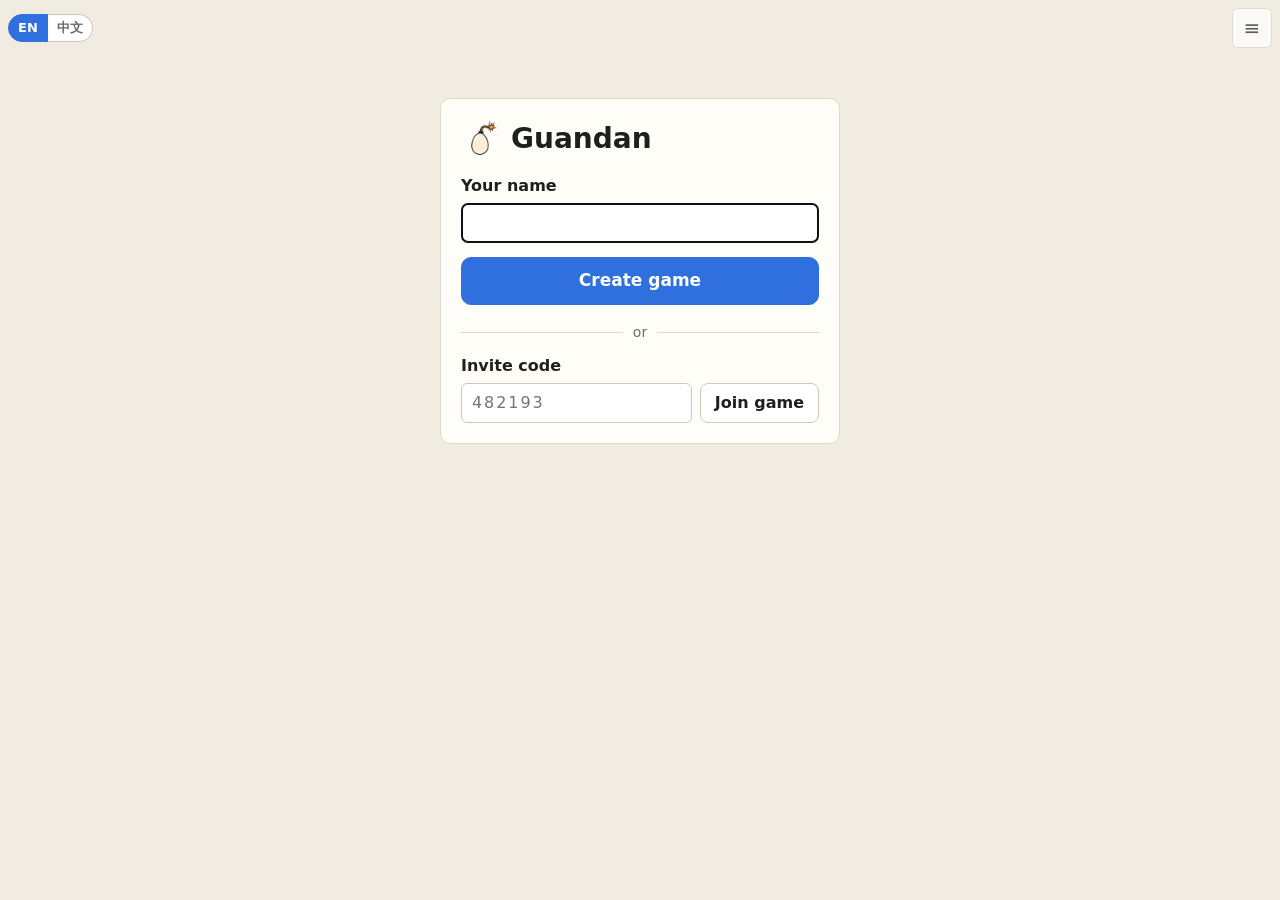
<file: client/index.html>
<!doctype html>
<html lang="en">
<head>
  <meta charset="utf-8">
  <meta name="viewport" content="width=device-width, initial-scale=1">
  <title>Guandan</title>
  <!-- Tab and home-screen icon (a 192×192 copy of assets/guandan-full.png). -->
  <link rel="icon" type="image/png" href="assets/guandan.png">
  <link rel="apple-touch-icon" href="assets/guandan.png">
  <link rel="stylesheet" href="style.css">
  <script type="module" src="js/main.js"></script>
</head>
<body>
  <div id="app"></div>
</body>
</html>
</file>
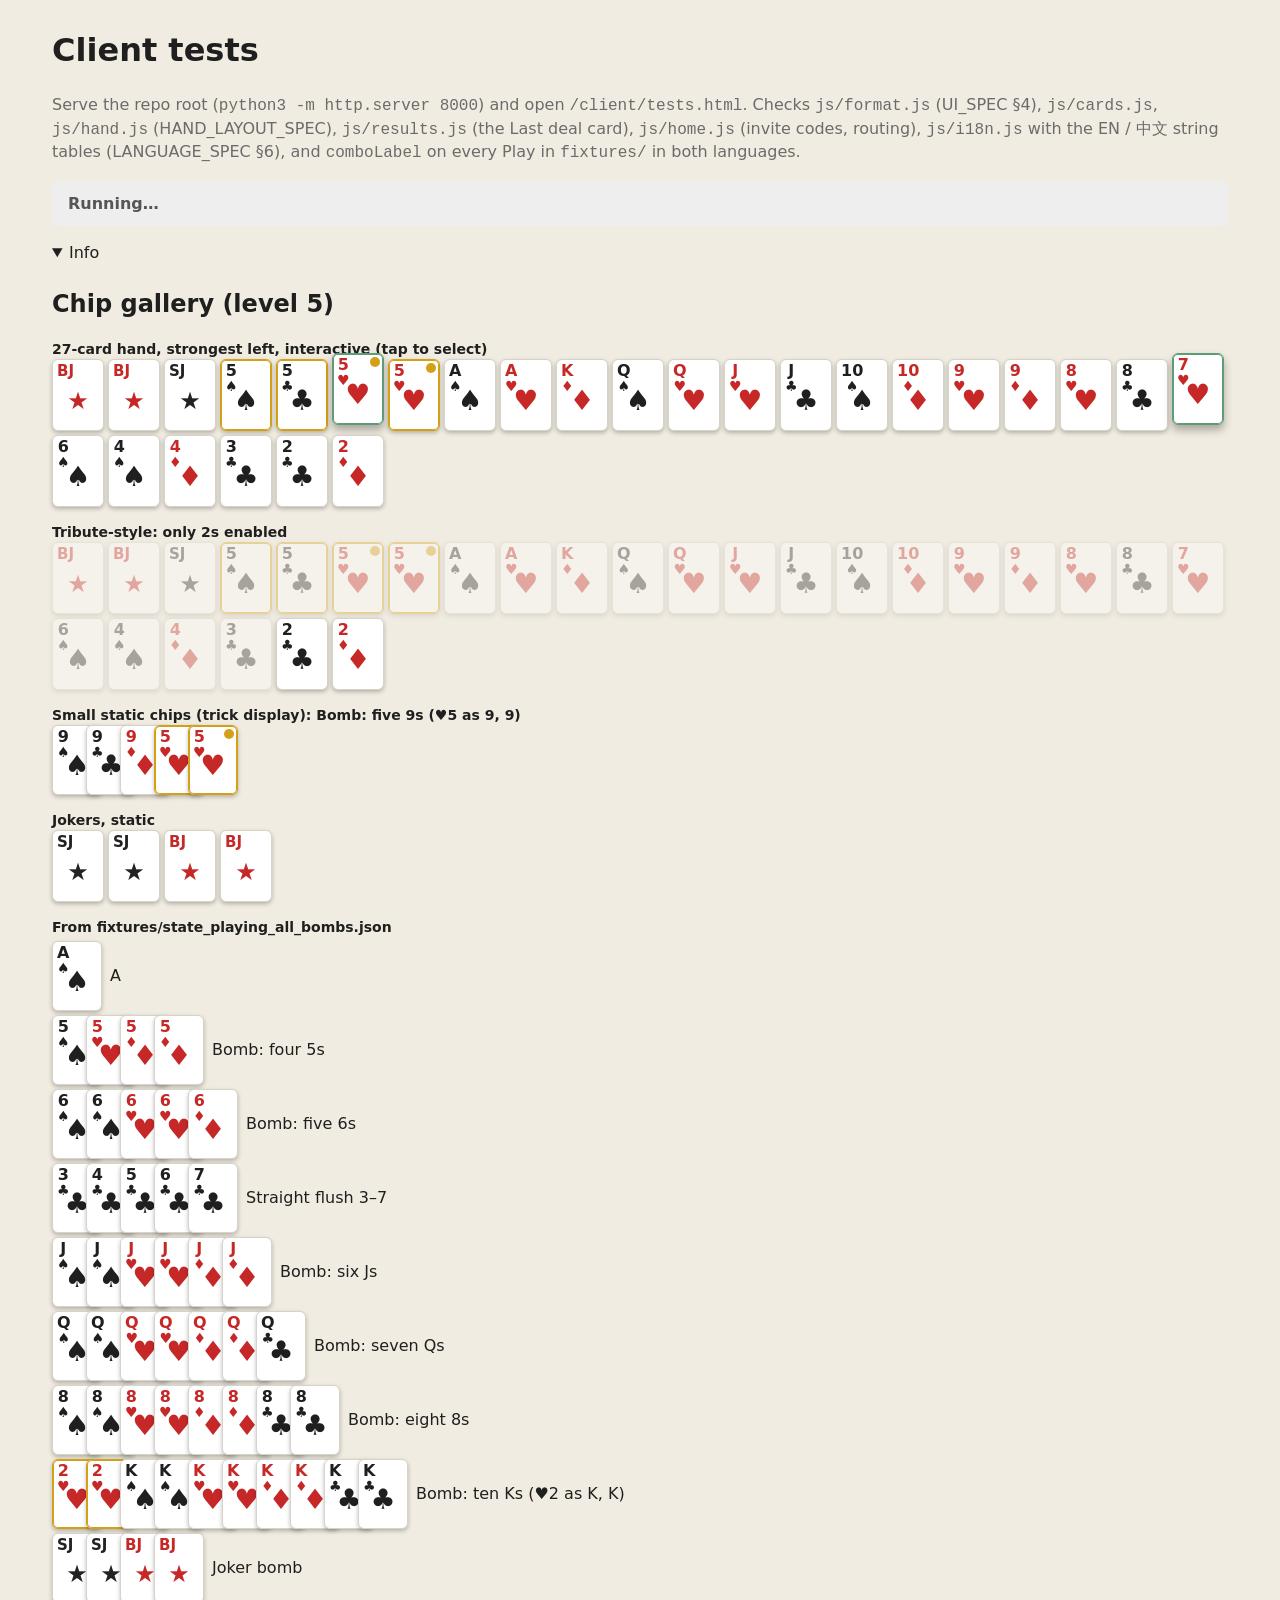
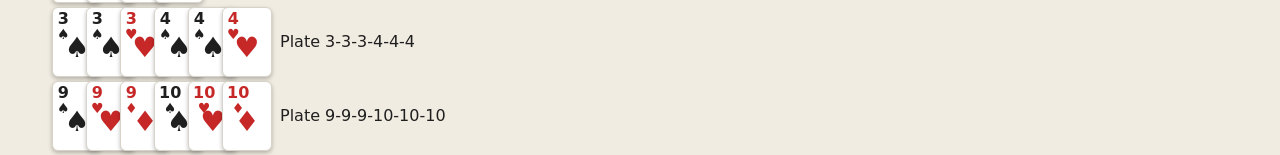
<file: client/tests.html>
<!doctype html>
<html lang="en">
<head>
  <meta charset="utf-8">
  <meta name="viewport" content="width=device-width, initial-scale=1">
  <title>Guandan client tests</title>
  <link rel="stylesheet" href="style.css">
  <style>
    /* tests.html only — not part of the client. */
    #summary { padding: 12px 16px; border-radius: 6px; font-weight: 700; margin-bottom: 12px; }
    #summary.pass { background: #d9f2dc; color: #1b5e20; }
    #summary.fail { background: #fbdada; color: #8e1b1b; }
    #summary.running { background: #eee; color: #555; }
    #failures li { color: #8e1b1b; margin-bottom: 4px; white-space: pre-wrap; word-break: break-word; }
    #info { color: #555; font-size: 13px; }
    #info li { white-space: pre-wrap; word-break: break-word; }
    section.gallery { margin-top: 24px; }
    section.gallery h3 { margin: 16px 0 0; font-size: 14px; }
  </style>
</head>
<body>
<div id="app">
  <h1>Client tests</h1>
  <p class="muted">Serve the repo root (<code>python3 -m http.server 8000</code>) and open
    <code>/client/tests.html</code>. Checks <code>js/format.js</code> (UI_SPEC §4),
    <code>js/cards.js</code>, <code>js/hand.js</code> (HAND_LAYOUT_SPEC), <code>js/results.js</code> (the Last deal card), <code>js/home.js</code> (invite codes, routing), <code>js/i18n.js</code> with the EN / 中文 string tables (LANGUAGE_SPEC §6), and <code>comboLabel</code> on every Play in <code>fixtures/</code> in both languages.</p>
  <div id="summary" class="running">Running…</div>
  <ol id="failures"></ol>
  <details open><summary>Info</summary><ul id="info"></ul></details>
  <section class="gallery" id="gallery"><h2>Chip gallery (level 5)</h2></section>
</div>

<script type="module">
import {
  rankLabel, cardLabel, comboLabel, comboOnlyLabel, dealStartLine, returnsLine, nextActiveSeat, seatName,
  sortHand, sortOrder, isLevelCard, isWildcard, placeLabel, seatAt,
  teamName, seatDirection, cardCorner, teamRelative,
} from "./js/format.js";
import { initLang, getLang, setLang, langTag, t, list } from "./js/i18n.js";
import { EN } from "./js/strings_en.js";
import { ZH } from "./js/strings_zh.js";
import { cardChip, cardRow } from "./js/cards.js";
import {
  reconcileIds, buildLayout, dealKeyOf, groupToggle,
  groupSelected, ungroupSelected, resetGroups, onClassified, onNewState,
} from "./js/hand.js";
import { store } from "./js/store.js";
import { lastDealSummary } from "./js/results.js";
import { parseRoomCode, codeFromInput, routeFromPath, inviteLink, CODE_LENGTH } from "./js/home.js";

// Every fixture in fixtures/ (see fixtures/README.md). All are scanned for
// Plays and DealStarts; a missing file is reported as a failure — keep this
// list in sync when fixtures are added or renamed.
const FIXTURES = [
  "choose_reading",
  "classified",
  "client_classify",
  "client_choose_seat",
  "client_join",
  "client_join_reconnect",
  "client_pass",
  "client_pay_tribute",
  "client_play",
  "client_play_declared",
  "client_new_match",
  "client_reset_deal",
  "client_return_tribute",
  "client_set_ready",
  "client_take_back",
  "client_update_settings",
  "joined",
  "kicked",
  "rejected",
  "rejected_name_taken",
  "rejected_seats_locked",
  "state_lobby",
  "state_lobby_between_deals",
  "state_lobby_dropped_to_two",
  "state_lobby_match_won",
  "state_lobby_not_ready",
  "state_playing",
  "state_playing_all_bombs",
  "state_playing_anti_tribute",
  "state_playing_can_take_back",
  "state_playing_first_deal",
  "state_playing_lead_jiefeng",
  "state_playing_took_back",
  "state_playing_your_turn",
  "state_tribute",
  "state_tribute_pay",
  "state_tribute_waiting",
];
// Fixtures that must contain at least one Play (or declared combo).
const EXPECT_PLAYS = new Set([
  "choose_reading", "classified", "client_play_declared", "state_playing", "state_playing_all_bombs",
  "state_playing_first_deal", "state_playing_anti_tribute", "state_playing_lead_jiefeng",
  "state_playing_can_take_back", "state_playing_took_back",
  "state_lobby_between_deals", "state_lobby_dropped_to_two", "state_lobby_match_won",
]);
// Exact labels expected somewhere in a fixture (spot checks against real data).
const EXPECT_LABELS = {
  choose_reading: ["Full house, 9s", "Bomb: five 9s (wildcard as 9, 9)"],
  state_playing: ["Pair of 9s"],
  state_playing_all_bombs: [
    "Bomb: four 5s",
    "Straight flush",           // prefix match, see below
    "Bomb: ten Ks (♥2 as K, K)",
    "Joker bomb",
  ],
  state_lobby_between_deals: ["Pair of 7s", "Pair of Ks"],
  state_lobby_match_won: ["Big Joker"],
};

// ---------- tiny assert harness ----------
const failures = [];
const info = [];
let passed = 0;

function eq(actual, expected, what) {
  const a = JSON.stringify(actual);
  const e = JSON.stringify(expected);
  if (a === e) { passed++; return; }
  failures.push(`${what}\n    expected ${e}\n    got      ${a}`);
  console.assert(false, what, { expected, actual });
}
function ok(cond, what) {
  if (cond) { passed++; return; }
  failures.push(what);
  console.assert(false, what);
}

// ---------- builders ----------
const S = (rank, suit) => ({ Standard: { rank, suit } });
const SJ = { Joker: "Small" };
const BJ = { Joker: "Big" };
const R = (rank) => ({ Rank: rank });
const play = (combo, wildcard_as = []) => ({ cards: [], combo, wildcard_as });

// The checks below are in English unless a block says otherwise (the
// Chinese blocks set "zh" and switch back). Never saved to storage.
setLang("en", { save: false });

// ---------- rankLabel / cardLabel ----------
const RANKS = ["Two", "Three", "Four", "Five", "Six", "Seven", "Eight", "Nine", "Ten", "Jack", "Queen", "King", "Ace"];
eq(RANKS.map(rankLabel), ["2", "3", "4", "5", "6", "7", "8", "9", "10", "J", "Q", "K", "A"], "rankLabel all ranks");
eq(cardLabel(S("Ten", "Heart")), "10♥", "cardLabel 10♥");
eq(cardLabel(S("Ace", "Spade")), "A♠", "cardLabel A♠");
eq(cardLabel(S("Three", "Club")), "3♣", "cardLabel 3♣");
eq(cardLabel(S("Queen", "Diamond")), "Q♦", "cardLabel Q♦");
eq(cardLabel(SJ), "SJ", "cardLabel SJ");
eq(cardLabel(BJ), "BJ", "cardLabel BJ");
eq([cardCorner(S("Ten", "Heart")), cardCorner(S("Queen", "Club")), cardCorner(SJ), cardCorner(BJ), cardCorner(null)],
  ["10", "Q", "SJ", "BJ", "?"], "cardCorner: rank / SJ / BJ / unknown");

// ---------- isLevelCard / isWildcard ----------
eq(isLevelCard(S("Five", "Spade"), "Five"), true, "isLevelCard 5♠ @5");
eq(isLevelCard(S("Five", "Heart"), "Five"), true, "isLevelCard 5♥ @5");
eq(isLevelCard(S("Six", "Spade"), "Five"), false, "isLevelCard 6♠ @5");
eq(isLevelCard(SJ, "Five"), false, "isLevelCard SJ @5");
eq(isWildcard(S("Five", "Heart"), "Five"), true, "isWildcard 5♥ @5");
eq(isWildcard(S("Five", "Diamond"), "Five"), false, "isWildcard 5♦ @5");
eq(isWildcard(S("Six", "Heart"), "Five"), false, "isWildcard 6♥ @5");
eq(isWildcard(BJ, "Five"), false, "isWildcard BJ @5");

// ---------- comboLabel: every §4.3 row ----------
const COMBOS = [
  [{ Single: R("Nine") }, "9"],
  [{ Single: R("Ten") }, "10"],
  [{ Single: "SmallJoker" }, "Small Joker"],
  [{ Single: "BigJoker" }, "Big Joker"],
  [{ Pair: R("Nine") }, "Pair of 9s"],
  [{ Pair: "SmallJoker" }, "Pair of Small Jokers"],
  [{ Pair: "BigJoker" }, "Pair of Big Jokers"],
  [{ Triple: "Nine" }, "Three 9s"],
  [{ FullHouse: { triple: "Nine" } }, "Full house, 9s"],
  [{ Straight: { top: "Nine" } }, "Straight 5–9"],
  [{ Straight: { top: "Five" } }, "Straight A–5"],
  [{ Straight: { top: "Six" } }, "Straight 2–6"],
  [{ Straight: { top: "Ace" } }, "Straight 10–A"],
  [{ Tube: { top: "Nine" } }, "Tube 7-7-8-8-9-9"],
  [{ Tube: { top: "Three" } }, "Tube A-A-2-2-3-3"],
  [{ Tube: { top: "Ace" } }, "Tube Q-Q-K-K-A-A"],
  [{ Plate: { top: "Nine" } }, "Plate 8-8-8-9-9-9"],
  [{ Plate: { top: "Two" } }, "Plate A-A-A-2-2-2"],
  [{ Plate: { top: "Ace" } }, "Plate K-K-K-A-A-A"],
  [{ Bomb: { OfAKind: { size: 4, rank: "Nine" } } }, "Bomb: four 9s"],
  [{ Bomb: { OfAKind: { size: 5, rank: "Nine" } } }, "Bomb: five 9s"],
  [{ Bomb: { OfAKind: { size: 10, rank: "Ten" } } }, "Bomb: ten 10s"],
  [{ Bomb: { StraightFlush: { top: "Nine" } } }, "Straight flush 5–9"],
  [{ Bomb: { StraightFlush: { top: "Five" } } }, "Straight flush A–5"],
  [{ Bomb: "Jokers" }, "Joker bomb"],
];
for (const [combo, expected] of COMBOS) {
  eq(comboLabel(play(combo), "Five"), expected, `comboLabel ${JSON.stringify(combo)}`);
  eq(comboOnlyLabel(combo), expected, `comboOnlyLabel ${JSON.stringify(combo)}`);
}
// wildcard_as suffix (§4.3, §3.5 examples)
eq(comboLabel(play({ Straight: { top: "Eight" } }, ["Four"]), "Five"), "Straight 4–8 (♥5 as 4)", "wildcard suffix, one");
eq(comboLabel(play({ Bomb: { OfAKind: { size: 5, rank: "Nine" } } }, ["Nine", "Nine"]), "Five"),
  "Bomb: five 9s (♥5 as 9, 9)", "wildcard suffix, two");
eq(comboLabel(play({ Pair: R("Ten") }, ["Ten"]), "Jack"), "Pair of 10s (♥J as 10)", "wildcard suffix at level J");
eq(comboLabel(play({ Single: R("Four") }, ["Four"]), null), "4 (wildcard as 4)", "wildcard suffix without level");
eq(comboLabel(play({ FullHouse: { triple: "Nine" } }, []), "Five"), "Full house, 9s", "empty wildcard_as → no suffix");
ok(comboLabel(play({ Mystery: 1 }), "Five").includes("?"), "unknown combo → contains ?");

// ---------- seatAt: all 4 seats ----------
const POS = ["bottom", "right", "top", "left"];
eq(POS.map((p) => seatAt(0, p)), [0, 1, 2, 3], "seatAt you=0");
eq(POS.map((p) => seatAt(1, p)), [1, 2, 3, 0], "seatAt you=1");
eq(POS.map((p) => seatAt(2, p)), [2, 3, 0, 1], "seatAt you=2");
eq(POS.map((p) => seatAt(3, p)), [3, 0, 1, 2], "seatAt you=3");

// ---------- placeLabel ----------
eq([0, 1, 2, 3].map(placeLabel), ["1st", "2nd", "3rd", "4th"], "placeLabel");

// ---------- seatName / dealStartLine (§4.4) ----------
const SEATS = [
  { display_name: "Josey", connected: true },
  { display_name: "Alex", connected: true },
  { display_name: "Sam", connected: true },
  { display_name: "Robin", connected: false },
];
eq(seatName(SEATS, 2), "Sam", "seatName from SeatInfo");
eq(seatName(["A", "B", "C", "D"], 3), "D", "seatName from strings");
eq(seatName([{ display_name: null, connected: false }], 0), "Seat 0", "seatName empty seat");
eq(dealStartLine({ FirstDeal: { revealed: S("Seven", "Club"), leader: 2 } }, SEATS),
  "First deal: 7♣ was turned up — Sam holds it and leads.", "dealStartLine FirstDeal");
eq(dealStartLine({ AntiTribute: { leader: 1 } }, SEATS),
  "Anti-tribute: the losing side holds both Big Jokers — no tribute. Alex leads.", "dealStartLine AntiTribute");
eq(dealStartLine({ Tribute: { leader: 0, exchanges: [
  { payer: 0, receiver: 1, tribute: SJ, returned: S("Three", "Club") },
  { payer: 2, receiver: 3, tribute: S("Five", "Club"), returned: S("Four", "Diamond") },
] } }, SEATS),
  "Josey paid Alex SJ, got back 3♣; Sam paid Robin 5♣, got back 4♦. Josey leads.", "dealStartLine Tribute (double)");
eq(dealStartLine({ Tribute: { leader: 3, exchanges: [
  { payer: 3, receiver: 0, tribute: BJ, returned: S("Two", "Spade") },
] } }, SEATS),
  "Robin paid Josey BJ, got back 2♠. Robin leads.", "dealStartLine Tribute (single)");

// ---------- returnsLine (GAME_PAGE_V3_SPEC §3) ----------
eq(returnsLine({ Tribute: { leader: 0, exchanges: [
  { payer: 0, receiver: 1, tribute: SJ, returned: S("Three", "Club") },
  { payer: 2, receiver: 3, tribute: S("Five", "Club"), returned: S("Four", "Diamond") },
] } }, SEATS),
  "Returns: Alex → Josey 3♣, Robin → Sam 4♦", "returnsLine double: receiver → payer, returned card");
eq(returnsLine({ Tribute: { leader: 3, exchanges: [
  { payer: 3, receiver: 0, tribute: BJ, returned: S("Two", "Spade") },
] } }, SEATS), "Returns: Josey → Robin 2♠", "returnsLine single");
eq(returnsLine({ FirstDeal: { revealed: S("Seven", "Club"), leader: 2 } }, SEATS), "", "returnsLine FirstDeal → empty");
eq(returnsLine({ AntiTribute: { leader: 1 } }, SEATS), "", "returnsLine AntiTribute → empty");
eq(returnsLine(null, SEATS), "", "returnsLine null → empty");

// ---------- nextActiveSeat (GAME_PAGE_V3_SPEC §4) ----------
{
  const n = (k) => ({ Exact: k });
  eq(nextActiveSeat(0, [n(5), "MoreThanTen", n(3), n(8)], []), 1, "nextActiveSeat: plain seat + 1");
  eq(nextActiveSeat(3, [n(5), n(4), n(3), n(8)], []), 0, "nextActiveSeat: wraps 3 → 0");
  eq(nextActiveSeat(0, [n(5), n(0), n(3), n(8)], [1]), 2, "nextActiveSeat: skips a seat that went out");
  eq(nextActiveSeat(0, [n(5), n(0), n(3), n(8)], []), 2, "nextActiveSeat: 0 cards counts as out");
  eq(nextActiveSeat(0, [n(5), n(4), n(3), n(8)], [1]), 2, "nextActiveSeat: finish order counts as out");
  eq(nextActiveSeat(1, [n(0), n(4), n(0), n(8)], [0, 2]), 3, "nextActiveSeat: skips two");
  eq(nextActiveSeat(1, [n(0), n(4), n(0), n(0)], [0, 2, 3]), null, "nextActiveSeat: nobody else in → null");
  eq(nextActiveSeat(null, [], []), null, "nextActiveSeat: no turn → null");
}

// ---------- sortHand (HAND_LAYOUT_SPEC §2: strongest left) ----------
const HAND = [
  S("Five", "Diamond"), BJ, S("Three", "Club"), S("Ace", "Spade"), S("Five", "Heart"),
  SJ, S("Nine", "Diamond"), S("Two", "Heart"), S("Five", "Spade"), S("Nine", "Spade"), S("Three", "Club"),
];
const labels = (cards) => cards.map(cardLabel);
eq(labels(sortHand(HAND, "Five")),
  ["BJ", "SJ", "5♠", "5♦", "5♥", "A♠", "9♠", "9♦", "3♣", "3♣", "2♥"],
  "sortHand @5: jokers, level cards (wildcard last), then A…2");
eq(labels(sortHand(HAND, "Two")),
  ["BJ", "SJ", "2♥", "A♠", "9♠", "9♦", "5♠", "5♥", "5♦", "3♣", "3♣"], "sortHand @2 (level rank before A)");
eq(labels(sortHand([S("Ten", "Diamond"), S("Ten", "Club"), S("Ten", "Heart"), S("Ten", "Spade")], "Five")),
  ["10♠", "10♥", "10♣", "10♦"], "sortHand within a rank: ♠ ♥ ♣ ♦");
eq(labels(sortHand(HAND, null)),
  ["BJ", "SJ", "A♠", "9♠", "9♦", "5♠", "5♥", "5♦", "3♣", "3♣", "2♥"], "sortHand without a level: natural strength");
eq(sortOrder(HAND, "Five").slice(0, 3), [1, 5, 8], "sortOrder returns indices into the hand");
eq(sortOrder(HAND, "Five").slice(8, 10), [2, 10], "sortOrder stable for duplicates");
eq(sortOrder(HAND, "Five", "runs"), sortOrder(HAND, "Five"), "sortOrder ignores an extra (old mode) argument");
eq(labels(HAND)[0], "5♦", "sortHand does not mutate its input");

// ---------- cards.js (DOM) ----------
{
  const chip = cardChip(S("Five", "Heart"), "Five");
  ok(chip.classList.contains("chip-level") && chip.classList.contains("chip-wild"), "wildcard chip has level + wild classes");
  eq(chip.getAttribute("title"), "Wildcard", "wildcard chip tooltip");
  eq(chip.textContent, "5♥♥", "wildcard chip text: corner rank + suit, then the center pip");
  ok(chip.querySelector(".chip-wild-dot") !== null, "wildcard chip has the gold dot");
  const lvl = cardChip(S("Five", "Spade"), "Five");
  ok(lvl.classList.contains("chip-level") && !lvl.classList.contains("chip-wild"), "level chip: gold, no badge");
  ok(lvl.querySelector(".chip-wild-dot") === null, "level chip (not wild): no gold dot");
  ok(cardChip(S("Nine", "Diamond"), "Five").classList.contains("chip-red"), "♦ is red");
  ok(cardChip(S("Nine", "Club"), "Five").classList.contains("chip-black"), "♣ is black");
  ok(cardChip(SJ, "Five").classList.contains("chip-joker-small"), "SJ chip class");
  eq(cardChip(BJ, "Five").textContent, "BJ★", "BJ chip text: corner BJ + center star, no JOKER word");
  ok(cardChip(BJ, "Five").classList.contains("chip-joker-big"), "BJ chip class");
  eq(cardChip(SJ, "Five").tagName, "SPAN", "static chip is a span");

  const toggled = [];
  const row = cardRow(HAND, "Five", {
    selected: new Set([4]),
    enabled: (card, i) => i !== 1,
    onToggle: (i) => toggled.push(i),
    order: sortOrder(HAND, "Five"),
  });
  const buttons = [...row.querySelectorAll("button.chip")];
  eq(buttons.length, HAND.length, "cardRow renders every card as a button");
  eq(buttons.map((b) => b.getAttribute("aria-label").replace(" (wildcard)", "")),
    labels(sortHand(HAND, "Five")), "cardRow follows `order`");
  buttons[buttons.length - 1].click(); // 2♥ (rightmost) = HAND index 7
  eq(toggled, [7], "cardRow onToggle gets the index into cards, not the display position");
  const selected = buttons.filter((b) => b.classList.contains("is-selected")).map((b) => b.getAttribute("aria-label"));
  eq(selected, ["5♥ (wildcard)"], "cardRow selected by index");
  const disabled = buttons.filter((b) => b.disabled).map((b) => b.getAttribute("aria-label"));
  eq(disabled, ["BJ"], "cardRow enabled=false → disabled");
  eq(cardRow([SJ, BJ], null).querySelectorAll("button").length, 0, "cardRow without onToggle is static");
}

// ---------- hand.js: reconcileIds (HAND_LAYOUT_SPEC §3.4) ----------
{
  const H0 = [S("Nine", "Spade"), S("Two", "Club"), S("Nine", "Spade"), BJ];
  const first = reconcileIds([], null, H0, 0);
  eq(first, { ids: ["c0", "c1", "c2", "c3"], nextId: 4 }, "reconcileIds: fresh ids for a new hand");
  // One 9♠ played: the earliest id (c0) stays with the remaining 9♠.
  const H1 = [S("Two", "Club"), S("Nine", "Spade"), BJ];
  eq(reconcileIds(first.ids, H0, H1, 4), { ids: ["c1", "c0", "c3"], nextId: 4 },
    "reconcileIds: duplicate keeps the earliest unmatched id; order follows the new hand");
  // Both 9♠ still there but reordered, plus new cards (an A♥ and a third 9♠).
  const H2 = [S("Nine", "Spade"), BJ, S("Ace", "Heart"), S("Nine", "Spade"), S("Nine", "Spade"), S("Two", "Club")];
  eq(reconcileIds(first.ids, H0, H2, 4), { ids: ["c0", "c3", "c4", "c2", "c5", "c1"], nextId: 6 },
    "reconcileIds: duplicates matched in order, new cards get fresh ids");
  eq(reconcileIds(first.ids, H0, [], 4), { ids: [], nextId: 4 }, "reconcileIds: empty new hand");
  eq(reconcileIds(first.ids, H0, H0, 4).ids, first.ids, "reconcileIds: unchanged hand keeps ids");
}

// ---------- hand.js: buildLayout (§2, §3.2) ----------
{
  // Level Five. Index:    0          1                2                 3   4                 5
  const HL = [S("Three", "Club"), S("Five", "Heart"), S("Ace", "Diamond"), SJ, S("Five", "Diamond"), BJ,
  //  6                 7                 8                  9                 10                 11
    S("Five", "Spade"), S("Two", "Heart"), S("Ace", "Spade"), S("Six", "Club"), S("Three", "Spade"), S("Four", "Diamond")];
  const ids = HL.map((_, i) => `c${i}`);
  const show = (cols) => cols.map((c) => c.kind === "stack"
    ? c.handIndices.map((i) => cardLabel(HL[i])).join(" ")
    : `[${c.groupId}: ${c.handIndices.map((i) => cardLabel(HL[i])).join(" ")}]`);

  eq(show(buildLayout(HL, ids, [], "Five")),
    ["BJ", "SJ", "5♠ 5♦ 5♥", "A♠ A♦", "6♣", "4♦", "3♠ 3♣", "2♥"],
    "buildLayout: BJ, SJ, level stack (♠♥♣♦, wildcard last), then A…2 skipping the level rank");
  ok(buildLayout(HL, ids, [], "Five").every((c) => c.kind === "stack"), "buildLayout: no groups → only stacks");
  eq(show(buildLayout(HL, ids, [], "Two")),
    ["BJ", "SJ", "2♥", "A♠ A♦", "6♣", "5♠ 5♥ 5♦", "4♦", "3♠ 3♣"],
    "buildLayout at level 2: 2s after SJ, 5♥ not a wildcard");
  eq(show(buildLayout(HL, ids, [], "Ace")),
    ["BJ", "SJ", "A♠ A♦", "6♣", "5♠ 5♥ 5♦", "4♦", "3♠ 3♣", "2♥"],
    "buildLayout at level A: A right after SJ, no gap");

  const groups = [
    { groupId: "g1", cardIds: ["c0", "c10", "c7"], bomb: false, requestId: 1 },     // 3 3 2 (oldest non-bomb)
    { groupId: "g2", cardIds: ["c6", "c4", "c1", "c2"], bomb: true, requestId: 2 }, // 5 5 5* A (older bomb)
    { groupId: "g3", cardIds: ["c3", "c5", "gone"], bomb: true, requestId: 3 },     // jokers (newest bomb); unknown id ignored
    { groupId: "g4", cardIds: ["c11"], bomb: null, requestId: 4 },                   // pending → right
    { groupId: "g5", cardIds: ["nope"], bomb: true, requestId: 5 },                  // nothing in hand → no column
  ];
  const cols = buildLayout(HL, ids, groups, "Five");
  eq(show(cols), ["[g3: SJ BJ]", "[g2: A♦ 5♠ 5♦ 5♥]", "A♠", "6♣", "[g1: 2♥ 3♠ 3♣]", "[g4: 4♦]"],
    "buildLayout: bomb groups left (newest first), stacks, other groups right (oldest first); grouped cards leave stacks; "
    + "unclassified groups are one column, weakest on top (level rank above A, wildcard last)");
  const g2 = cols.find((c) => c.groupId === "g2");
  eq([g2.kind, g2.bomb], ["group", true], "buildLayout: group column shape");
  eq(cols.find((c) => c.groupId === "g4").bomb, null, "buildLayout: pending group keeps bomb null");
  eq(Object.keys(g2).sort(), ["bomb", "groupId", "handIndices", "kind", "readings"], "buildLayout: group column fields");
  const all = cols.flatMap((c) => c.handIndices).sort((a, b) => a - b);
  eq(all, HL.map((_, i) => i), "buildLayout: every hand index appears exactly once");
  eq(buildLayout(HL, ids, [{ groupId: "g1", cardIds: ["c0"], bomb: false }, { groupId: "g2", cardIds: ["c0", "c8"], bomb: false }], "Five")
    .filter((c) => c.kind === "group").map((c) => c.handIndices), [[0], [8]], "buildLayout: a card in two groups goes to the first");
  eq(buildLayout([], [], groups, "Five"), [], "buildLayout: empty hand");
}

// ---------- hand.js: order inside a group column (§3.2) ----------
{
  // One group holding the whole hand, classified as `readings`; returns the
  // group column's cards top (base) to bottom.
  const order = (hand, level, readings) => {
    const ids = hand.map((_, i) => `c${i}`);
    const col = buildLayout(hand, ids, [{ groupId: "g1", cardIds: ids, bomb: false, readings }], level)
      .find((c) => c.kind === "group");
    return col.handIndices.map((i) => cardLabel(hand[i])).join(" ");
  };
  const play = (combo, wildcard_as = []) => [{ cards: [], combo, wildcard_as }];

  const fh = [S("Four", "Spade"), S("Nine", "Diamond"), S("Four", "Heart"), S("Nine", "Spade"), S("Nine", "Club")];
  eq(order(fh, "Two", play({ FullHouse: { triple: "Nine" } })), "9♠ 9♣ 9♦ 4♠ 4♥",
    "group order: full house = triple (base) then pair");
  eq(order(fh, "Two", null), "4♠ 4♥ 9♠ 9♣ 9♦", "group order: same cards unclassified → by strength");
  // Level 2: ♥2 stands in for a 9 → it goes with the triple (last, as the wildcard).
  const fhWild = [S("Four", "Club"), S("Two", "Heart"), S("Nine", "Diamond"), S("Four", "Diamond"), S("Nine", "Spade")];
  eq(order(fhWild, "Two", play({ FullHouse: { triple: "Nine" } }, ["Nine"])), "9♠ 9♦ 2♥ 4♣ 4♦",
    "group order: full house wildcard sits with the rank it stands for");
  // Several readings: the first one decides.
  eq(order(fh, "Two", [...play({ FullHouse: { triple: "Nine" } }), ...play({ Bomb: { OfAKind: { size: 5, rank: "Nine" } } })]),
    "9♠ 9♣ 9♦ 4♠ 4♥", "group order: the first reading decides");

  const tube = [S("Five", "Club"), S("Three", "Diamond"), S("Four", "Spade"), S("Five", "Spade"), S("Three", "Heart"), S("Four", "Heart")];
  eq(order(tube, "Two", play({ Tube: { top: "Five" } })), "3♥ 3♦ 4♠ 4♥ 5♠ 5♣", "group order: tube 33-44-55 smallest to biggest");
  const tubeLow = [S("Three", "Club"), S("Ace", "Spade"), S("Two", "Diamond"), S("Three", "Heart"), S("Two", "Spade"), S("Ace", "Club")];
  eq(order(tubeLow, "Nine", play({ Tube: { top: "Three" } })), "A♠ A♣ 2♠ 2♦ 3♥ 3♣", "group order: A-low tube AA-22-33 starts with the A");
  const plateLow = [S("Two", "Club"), S("Ace", "Spade"), S("Two", "Heart"), S("Ace", "Diamond"), S("Two", "Spade"), S("Ace", "Heart")];
  eq(order(plateLow, "Nine", play({ Plate: { top: "Two" } })), "A♠ A♥ A♦ 2♠ 2♥ 2♣", "group order: A-low plate AAA-222 starts with the A");

  const aLow = [S("Three", "Spade"), S("Ace", "Diamond"), S("Five", "Club"), S("Two", "Heart"), S("Four", "Diamond")];
  eq(order(aLow, "Seven", play({ Straight: { top: "Five" } })), "A♦ 2♥ 3♠ 4♦ 5♣", "group order: A-low straight A-2-3-4-5");
  eq(order(aLow, "Seven", null), "2♥ 3♠ 4♦ 5♣ A♦", "group order: same cards unclassified → A last");
  const aHigh = [S("Ace", "Spade"), S("Ten", "Spade"), S("King", "Spade"), S("Jack", "Spade"), S("Queen", "Spade")];
  eq(order(aHigh, "Two", play({ Bomb: { StraightFlush: { top: "Ace" } } })), "10♠ J♠ Q♠ K♠ A♠",
    "group order: straight flush 10-A smallest to biggest");

  // Level 2: 5 6 ♥2 8 9 with ♥2 as the 7.
  const wildRun = [S("Nine", "Spade"), S("Two", "Heart"), S("Five", "Spade"), S("Eight", "Club"), S("Six", "Diamond")];
  eq(order(wildRun, "Two", play({ Straight: { top: "Nine" } }, ["Seven"])), "5♠ 6♦ 2♥ 8♣ 9♠",
    "group order: a wildcard sits at the rank it substitutes (wildcard_as)");
  eq(order(wildRun, "Two", []), "5♠ 6♦ 8♣ 9♠ 2♥", "group order: empty readings → by strength (level 2 above 9)");
  // Level 10: ♥10 plays as itself (wildcard_as empty) → at the 10's place.
  const selfRun = [S("Queen", "Club"), S("Ten", "Heart"), S("Eight", "Spade"), S("Jack", "Diamond"), S("Nine", "Club")];
  eq(order(selfRun, "Ten", play({ Straight: { top: "Queen" } })), "8♠ 9♣ 10♥ J♦ Q♣",
    "group order: a wildcard not in wildcard_as sits at the level rank's place in the run");
  // Tube 99-1010-JJ at level 10 with two wildcards: one as a J, one as itself.
  const twoWild = [S("Jack", "Spade"), S("Ten", "Heart"), S("Nine", "Club"), S("Ten", "Heart"), S("Nine", "Diamond"), S("Ten", "Club")];
  eq(order(twoWild, "Ten", play({ Tube: { top: "Jack" } }, ["Jack"])), "9♣ 9♦ 10♣ 10♥ J♠ 10♥",
    "group order: wildcards consume one wildcard_as entry each; the rest sit at the level rank");

  const mixed = [BJ, S("Five", "Heart"), S("Ace", "Spade"), S("Five", "Spade"), S("Two", "Club"), SJ, S("Five", "Diamond")];
  const byStrength = "2♣ A♠ 5♠ 5♦ 5♥ SJ BJ";
  eq(order(mixed, "Five", null), byStrength, "group order: unclassified (readings null) → 2 … A, level (♠♥♣♦, wildcard last), SJ, BJ");
  eq(order(mixed, "Five", []), byStrength, "group order: not a legal combo (empty readings) → by strength");
  eq(order([S("Nine", "Diamond"), S("Nine", "Spade")], "Five", play({ Pair: { Rank: "Nine" } })), "9♠ 9♦",
    "group order: other combos → by strength, ♠ before ♦");
}

// ---------- hand.js: dealKeyOf ----------
const inGame = (phase) => ({
  type: "State", your_seat: 0, seats: [],
  room: { InGame: { team_levels: ["Five", "Three"], a_attempts: [0, 0], declaring: "A", card_counts: [27, 27, 27, 27], phase } },
});
{
  const tribute = inGame({ Tribute: { your_hand: [], level: "Five", your_task: null, duties: [
    { payer: 2, receiver: 3, paid: true, tribute: null, returned: false },
    { payer: 0, receiver: 1, paid: false, tribute: null, returned: false },
  ] } });
  const playingSameDeal = inGame({ Playing: { your_hand: [], level: "Five", turn: 0, trick: [], last_trick: null, finish_order: [],
    deal_start: { Tribute: { exchanges: [
      { payer: 0, receiver: 1, tribute: SJ, returned: S("Three", "Club") },
      { payer: 2, receiver: 3, tribute: S("Five", "Club"), returned: S("Four", "Diamond") },
    ], leader: 0 } } } });
  const k = dealKeyOf(tribute);
  ok(typeof k === "string" && k.length > 0, "dealKeyOf Tribute → string");
  eq(dealKeyOf(playingSameDeal), k, "dealKeyOf: Tribute and Playing of the same deal share a key");
  eq(dealKeyOf(structuredClone(playingSameDeal)), k, "dealKeyOf is stable");
  const firstDeal = inGame({ Playing: { your_hand: [], level: "Two", turn: 0, trick: [], last_trick: null, finish_order: [],
    deal_start: { FirstDeal: { revealed: S("Seven", "Club"), leader: 2 } } } });
  const anti = inGame({ Playing: { your_hand: [], level: "Five", turn: 0, trick: [], last_trick: null, finish_order: [],
    deal_start: { AntiTribute: { leader: 1 } } } });
  ok(new Set([k, dealKeyOf(firstDeal), dealKeyOf(anti)]).size === 3, "dealKeyOf: different deal starts → different keys");
  const antiNext = structuredClone(anti);
  antiNext.room.InGame.team_levels = ["Seven", "Three"];
  ok(dealKeyOf(antiNext) !== dealKeyOf(anti), "dealKeyOf: same deal_start, different team levels → different key");
  eq(dealKeyOf({ type: "State", room: { Lobby: {} } }), null, "dealKeyOf Lobby → null");
  eq(dealKeyOf(null), null, "dealKeyOf null");
}

// ---------- hand.js: groupToggle (GAME_PAGE_V3_SPEC §2, group edge tap) ----------
{
  const sorted = (set) => [...set].sort((a, b) => a - b);
  const before = new Set([1]);
  eq(sorted(groupToggle(before, [3, 4, 5])), [1, 3, 4, 5], "groupToggle: none selected → adds all, keeps the rest");
  eq(sorted(before), [1], "groupToggle does not mutate its input");
  eq(sorted(groupToggle(new Set([1, 4]), [3, 4, 5])), [1, 3, 4, 5], "groupToggle: some selected → selects all");
  eq(sorted(groupToggle(new Set([1, 3, 4, 5]), [3, 4, 5])), [1], "groupToggle: all selected → deselects them only");
  eq(sorted(groupToggle(new Set([2]), [])), [2], "groupToggle: no usable cards → unchanged");
}

// ---------- hand.js: group state ops (store + sessionStorage) ----------
// Not connected, so send() only logs each Classify (dir "out (dropped…)");
// the tests read them back from store.log. The store is restored afterwards.
{
  const saved = {
    state: store.state, selected: store.selected, handIds: store.handIds, nextCardId: store.nextCardId,
    groups: store.groups, dealKey: store.dealKey, nextRequestId: store.nextRequestId, log: store.log, toast: store.toast,
  };
  const clearSaved = () => { try { sessionStorage.removeItem("guandan.hand"); } catch { /* ignore */ } };
  clearSaved();
  const playing = (hand, levels = ["Five", "Three"]) => {
    const s = inGame({ Playing: { your_hand: hand, level: "Five", turn: 0, trick: [], last_trick: null, finish_order: [],
      deal_start: { AntiTribute: { leader: 0 } } } });
    s.room.InGame.team_levels = levels;
    return s;
  };
  const sent = () => store.log.filter((l) => l.msg?.type === "Classify").map((l) => l.msg);
  // What net.js will do (H3): store.state = next, then onNewState(prev, next).
  const apply = (next) => { const prev = store.state; store.state = next; onNewState(prev, next); };
  const bombReading = { cards: [], combo: { Bomb: { OfAKind: { size: 4, rank: "Nine" } } }, wildcard_as: [] };

  // hand: 0:9♠ 1:9♥ 2:9♣ 3:9♦ 4:3♣ 5:3♣ 6:BJ
  const hand0 = [S("Nine", "Spade"), S("Nine", "Heart"), S("Nine", "Club"), S("Nine", "Diamond"), S("Three", "Club"), S("Three", "Club"), BJ];
  store.state = null; store.selected = new Set(); store.log = [];
  store.handIds = []; store.groups = []; store.dealKey = null; store.nextCardId = 0; store.nextRequestId = 1;
  apply(playing(hand0));
  eq(store.handIds, ["c0", "c1", "c2", "c3", "c4", "c5", "c6"], "onNewState: new deal → fresh ids");
  eq(store.dealKey, dealKeyOf(playing(hand0)), "onNewState sets dealKey");

  store.selected = new Set([0, 1, 2, 3]);
  groupSelected();
  eq(store.groups.map((g) => [g.groupId, g.cardIds, g.bomb, g.requestId]), [["g1", ["c0", "c1", "c2", "c3"], null, 1]],
    "groupSelected creates a pending group");
  eq(store.selected.size, 0, "groupSelected clears the selection");
  eq(sent(), [{ type: "Classify", request_id: 1, cards: hand0.slice(0, 4) }], "groupSelected sends Classify with the group's cards");

  store.selected = new Set([4, 5]); // the two 3♣
  groupSelected();
  onClassified({ type: "Classified", request_id: 1, readings: [bombReading] });
  onClassified({ type: "Classified", request_id: 2, readings: [{ cards: [], combo: { Pair: { Rank: "Three" } }, wildcard_as: [] }] });
  eq(store.groups.map((g) => [g.groupId, g.bomb]), [["g1", true], ["g2", false]], "onClassified: a Bomb reading → bomb true, else false");
  eq(store.groups[1].readings.length, 1, "onClassified stores the readings");
  eq(buildLayout(hand0, store.handIds, store.groups, "Five").map((c) => c.groupId ?? "stack"),
    ["g1", "stack", "g2"], "layout from the store: bomb group left, other group right");

  // 9♦ (from g1) + one 3♣ (from g2) regrouped: both source groups break up,
  // only the selected cards form the new group, nothing is re-classified.
  store.selected = new Set([3, 4]);
  groupSelected();
  eq(store.groups.map((g) => [g.groupId, g.cardIds, g.bomb, g.requestId]), [["g3", ["c3", "c4"], null, 3]],
    "groupSelected breaks up every group a selected card came from");
  eq(sent().map((m) => m.request_id), [1, 2, 3], "groupSelected classifies only the new group");
  eq(buildLayout(hand0, store.handIds, store.groups, "Five").map((c) => c.kind === "stack" ? c.handIndices : c.groupId),
    [[6], [0, 1, 2], [5], "g3"], "broken-up groups' other cards go back to their stacks");
  onClassified({ type: "Classified", request_id: 1, readings: [bombReading] });
  eq(store.groups[0].bomb, null, "onClassified ignores a reply for a broken-up group");
  onClassified({ type: "Classified", request_id: 3, readings: [] });
  eq([store.groups[0].bomb, store.groups[0].readings], [false, []], "onClassified: empty readings → bomb false");

  store.selected = new Set([0, 1, 2]); // 9♠ 9♥ 9♣, none grouped
  groupSelected();
  eq(store.groups.map((g) => [g.groupId, g.cardIds]), [["g3", ["c3", "c4"]], ["g4", ["c0", "c1", "c2"]]],
    "groupSelected leaves groups without a selected card alone");
  onClassified({ type: "Classified", request_id: 4, readings: [{ cards: [], combo: { Triple: "Nine" }, wildcard_as: [] }] });

  // 9♥ and one 3♣ are played: g4 (had 9♥) breaks up; g3 keeps both its cards
  // (the played 3♣ was the other, identical one); nothing is re-classified.
  const before = sent().length;
  const hand1 = [S("Nine", "Spade"), S("Nine", "Club"), S("Nine", "Diamond"), S("Three", "Club"), BJ];
  apply(playing(hand1));
  eq(store.handIds, ["c0", "c2", "c3", "c4", "c6"], "onNewState reconciles ids (earliest duplicate id kept)");
  eq(store.groups.map((g) => [g.groupId, g.cardIds]), [["g3", ["c3", "c4"]]], "onNewState breaks up a group that lost a card");
  eq(sent().length, before, "onNewState sends no Classify");
  eq(buildLayout(hand1, store.handIds, store.groups, "Five").map((c) => c.kind === "stack" ? c.handIndices : c.groupId),
    [[4], [0, 1], "g3"], "the broken-up group's remaining cards are back in their stack");

  store.selected = new Set([0, 1]); // 9♠ 9♣
  groupSelected();
  onClassified({ type: "Classified", request_id: store.groups[1].requestId,
    readings: [{ cards: [], combo: { Pair: { Rank: "Nine" } }, wildcard_as: [] }] });

  // Page refresh: fresh store, same deal → restored from sessionStorage.
  const snapshot = JSON.stringify(store.groups.map((g) => [g.groupId, g.cardIds, g.bomb]));
  store.state = null; store.handIds = []; store.groups = []; store.dealKey = null; store.nextCardId = 0; store.nextRequestId = 1;
  apply(playing(hand1));
  eq(JSON.stringify(store.groups.map((g) => [g.groupId, g.cardIds, g.bomb])), snapshot, "refresh restores groups for the same deal");
  eq(store.handIds, ["c0", "c2", "c3", "c4", "c6"], "refresh restores card ids");
  eq(store.nextCardId, 7, "refresh restores the card id counter");
  ok(store.nextRequestId > Math.max(...store.groups.map((g) => g.requestId ?? 0)), "refresh keeps request ids ahead of restored ones");

  const firstGroup = store.groups[0].groupId;
  store.selected = new Set([4]); // BJ, not grouped
  ungroupSelected();
  eq(store.groups.length, 2, "ungroupSelected with no grouped card selected changes nothing");
  store.selected = new Set([0, 4]); // 9♠ is in the second group
  ungroupSelected();
  eq(store.groups.map((g) => g.groupId), [firstGroup], "ungroupSelected dissolves the group containing a selected card");
  eq(store.selected.size, 0, "ungroupSelected clears the selection");
  store.selected = new Set([1]);
  resetGroups();
  eq([store.groups.length, [...store.selected]], [0, [1]], "resetGroups dissolves all, keeps the selection");

  store.selected = new Set([0]);
  groupSelected();
  apply(playing(hand1, ["Seven", "Three"])); // next deal (different key)
  eq([store.groups.length, store.handIds], [0, ["c0", "c1", "c2", "c3", "c4"]], "new deal resets groups and ids");
  store.selected = new Set([0]);
  groupSelected();
  // Every deal ends in the lobby (LOBBY_FLOW_SPEC §6.1): that resets the hand.
  apply({ type: "State", your_seat: 0, seats: [], room: { Lobby: { ready: [false, false, false, false] } } });
  eq([store.dealKey, store.groups.length, store.handIds.length], [null, 0, 0], "Lobby: everything reset");
  apply(playing(hand1, ["Seven", "Three"])); // same key as before the lobby (e.g. a reset deal)
  eq(store.groups.length, 0, "Lobby → Playing starts fresh (storage was cleared)");

  clearSaved();
  Object.assign(store, saved);
}

// ---------- comboLabel on every Play in the fixtures ----------

// Collect every Play ({cards, combo, wildcard_as}) and every non-null
// `declared` Combo in a JSON value, with the nearest known deal level.
function collectPlays(node, level, path, out) {
  if (Array.isArray(node)) {
    node.forEach((v, i) => collectPlays(v, level, `${path}[${i}]`, out));
    return out;
  }
  if (!node || typeof node !== "object") return out;
  if (typeof node.level === "string") level = node.level;
  const before = node.summary && node.summary.before;
  if (before && Array.isArray(before.team_levels)) {
    level = before.team_levels[before.declaring === "B" ? 1 : 0] ?? level;
  }
  if (Array.isArray(node.cards) && "combo" in node && Array.isArray(node.wildcard_as)) {
    out.push({ play: node, level, path });
  }
  if (Array.isArray(node.cards) && node.declared && typeof node.declared === "object") {
    out.push({ play: { cards: node.cards, combo: node.declared, wildcard_as: [] }, level, path: `${path}.declared` });
  }
  for (const [k, v] of Object.entries(node)) collectPlays(v, level, `${path}.${k}`, out);
  return out;
}

// Self-check of the walker on a hand-made message (TECH_SPEC §4 examples).
{
  const sample = {
    type: "State",
    room: { InGame: { phase: { Playing: {
      level: "Five",
      trick: [
        { Played: { seat: 1, play: { cards: [S("Nine", "Spade"), S("Nine", "Club")], combo: { Pair: R("Nine") }, wildcard_as: [] } } },
        { Passed: { seat: 2 } },
      ],
    } } } },
  };
  const found = collectPlays(sample, null, "$", []);
  eq(found.map((f) => [f.path, f.level]), [["$.room.InGame.phase.Playing.trick[0].Played.play", "Five"]], "walker finds a nested Play + level");
  const reading = {
    type: "ChooseReading", cards: [],
    options: [
      { cards: [], combo: { FullHouse: { triple: "Nine" } }, wildcard_as: [] },
      { cards: [], combo: { Bomb: { OfAKind: { size: 5, rank: "Nine" } } }, wildcard_as: ["Nine", "Nine"] },
    ],
  };
  eq(collectPlays(reading, null, "$", []).length, 2, "walker finds ChooseReading options");
  const declared = { type: "Play", cards: [], declared: { Bomb: { OfAKind: { size: 5, rank: "Nine" } } } };
  eq(collectPlays(declared, null, "$", []).length, 1, "walker finds a declared combo");
  eq(collectPlays({ type: "Play", cards: [], declared: null }, null, "$", []).length, 0, "walker skips declared: null");
  const over = { summary: { before: { team_levels: ["Two", "Five"], declaring: "B" } },
    final_trick: [{ Played: { seat: 3, play: { cards: [BJ], combo: { Single: "BigJoker" }, wildcard_as: [] } } }] };
  eq(collectPlays(over, null, "$", [])[0].level, "Five", "walker derives level from summary.before");
}

async function checkFixtures() {
  for (const name of FIXTURES) {
    const url = new URL(`../fixtures/${name}.json`, document.baseURI);
    let json;
    try {
      const res = await fetch(url, { cache: "no-store" });
      if (!res.ok) {
        failures.push(`fixture missing: ${name}.json (HTTP ${res.status})`);
        continue;
      }
      json = JSON.parse(await res.text());
    } catch (e) {
      failures.push(`fixture ${name}.json could not be loaded/parsed: ${e.message}`);
      continue;
    }
    const plays = collectPlays(json, null, "$", []);
    info.push(`${name}.json: ${plays.length} play(s)`);
    if (EXPECT_PLAYS.has(name)) ok(plays.length > 0, `fixture ${name}.json: expected at least one Play, found none`);
    const labelsHere = [];
    if (name === "state_playing_all_bombs") galleryPlays(name, plays);
    for (const { play: p, level, path } of plays) {
      const label = comboLabel(p, level);
      labelsHere.push(label);
      ok(isClean(label), `fixture ${name}.json ${path}: comboLabel → ${JSON.stringify(label)} for ${JSON.stringify(p.combo)}`);
      info.push(`  ${path}: ${label}   [${p.cards.map(cardLabel).join(" ")}]`);
      for (const c of p.cards) ok(isClean(cardLabel(c)), `fixture ${name}.json ${path}: cardLabel ${JSON.stringify(c)}`);
    }
    for (const want of EXPECT_LABELS[name] || []) {
      ok(labelsHere.some((l) => l === want || l.startsWith(want + " ")),
        `fixture ${name}.json: expected a play labelled ${JSON.stringify(want)}; got ${JSON.stringify(labelsHere)}`);
    }
    // dealStartLine on every real DealStart.
    for (const { dealStart, seats, path } of collectDealStarts(json, null, "$", [])) {
      const line = dealStartLine(dealStart, seats);
      ok(isClean(line) && !line.includes("Seat "), `fixture ${name}.json ${path}: dealStartLine → ${JSON.stringify(line)}`);
      info.push(`  ${path}: ${line}`);
      // The returns notice (GAME_PAGE_V3_SPEC §3): only for a tribute deal.
      const returns = returnsLine(dealStart, seats);
      if (dealStart.Tribute) {
        ok(isClean(returns) && !returns.includes("Seat "), `fixture ${name}.json ${path}: returnsLine → ${JSON.stringify(returns)}`);
      } else {
        eq(returns, "", `fixture ${name}.json ${path}: returnsLine is empty without a tribute`);
      }
    }
  }
}

const isClean = (s) => typeof s === "string" && s.length > 0 && !s.includes("?") && !s.includes("undefined");

// Every `deal_start` in a JSON value, with the nearest `seats` array.
function collectDealStarts(node, seats, path, out) {
  if (Array.isArray(node)) {
    node.forEach((v, i) => collectDealStarts(v, seats, `${path}[${i}]`, out));
    return out;
  }
  if (!node || typeof node !== "object") return out;
  if (Array.isArray(node.seats)) seats = node.seats;
  if (node.deal_start) out.push({ dealStart: node.deal_start, seats, path: `${path}.deal_start` });
  for (const [k, v] of Object.entries(node)) collectDealStarts(v, seats, `${path}.${k}`, out);
  return out;
}

// ---------- chip gallery (visual check, not asserted) ----------
function gallery() {
  const g = document.getElementById("gallery");
  const h = (t) => { const e = document.createElement("h3"); e.textContent = t; return e; };
  const full = [
    S("Three", "Club"), S("Four", "Diamond"), S("Four", "Spade"), S("Seven", "Heart"), S("Nine", "Heart"),
    S("Nine", "Diamond"), S("Ten", "Spade"), S("Jack", "Club"), S("Queen", "Heart"), S("King", "Diamond"),
    S("Ace", "Spade"), S("Ace", "Heart"), S("Two", "Club"), S("Two", "Diamond"), S("Six", "Spade"),
    S("Eight", "Club"), S("Eight", "Heart"), S("Ten", "Diamond"), S("Jack", "Heart"), S("Queen", "Spade"),
    S("Five", "Club"), S("Five", "Heart"), S("Five", "Heart"), S("Five", "Spade"), SJ, BJ, BJ,
  ];
  const sel = new Set([3, 21]);
  const holder = document.createElement("div");
  const draw = () => {
    holder.replaceChildren(cardRow(full, "Five", {
      selected: sel,
      onToggle: (i) => { sel.has(i) ? sel.delete(i) : sel.add(i); draw(); },
      order: sortOrder(full, "Five"),
    }));
  };
  draw();
  g.append(h("27-card hand, strongest left, interactive (tap to select)"), holder);
  g.append(h("Tribute-style: only 2s enabled"),
    cardRow(full, "Five", { enabled: (c) => c.Standard && c.Standard.rank === "Two", onToggle: () => {}, order: sortOrder(full, "Five") }));
  g.append(h("Small static chips (trick display): Bomb: five 9s (♥5 as 9, 9)"),
    cardRow([S("Nine", "Spade"), S("Nine", "Club"), S("Nine", "Diamond"), S("Five", "Heart"), S("Five", "Heart")], "Five", { small: true }));
  g.append(h("Jokers, static"), cardRow([SJ, SJ, BJ, BJ], "Five"));
}

// Real plays from a fixture, as small chips + label (visual check).
function galleryPlays(name, plays) {
  const g = document.getElementById("gallery");
  const h = document.createElement("h3");
  h.textContent = `From fixtures/${name}.json`;
  g.append(h);
  for (const { play: p, level } of plays) {
    const line = document.createElement("div");
    line.style.cssText = "display:flex;gap:8px;align-items:center;flex-wrap:wrap;margin-top:4px";
    const text = document.createElement("span");
    text.textContent = comboLabel(p, level);
    line.append(cardRow(p.cards, level, { small: true }), text);
    g.append(line);
  }
}

// onClassified with the real server reply (fixtures/classified.json: 5♥ 5♥
// 9♠ 9♦ 9♦ at level 5 → full house or five-9s bomb) → the group is a bomb.
async function checkClassifiedFixture() {
  const [classify, classified] = await Promise.all(["client_classify", "classified"].map(async (name) =>
    (await fetch(new URL(`../fixtures/${name}.json`, document.baseURI), { cache: "no-store" })).json()));
  const saved = { groups: store.groups, dealKey: store.dealKey };
  store.dealKey = null; // persist() then only clears storage
  store.groups = [
    { groupId: "g1", cardIds: ["a"], bomb: null, readings: null, requestId: classify.request_id },
    { groupId: "g2", cardIds: ["b"], bomb: null, readings: null, requestId: classify.request_id + 1 },
  ];
  eq(classified.request_id, classify.request_id, "classified.json answers client_classify.json");
  onClassified(classified);
  eq(store.groups.map((g) => g.bomb), [true, null], "onClassified(classified.json): full house or bomb → bomb true; other group untouched");
  eq(store.groups[0].readings.length, 2, "onClassified(classified.json) keeps both readings");
  Object.assign(store, saved);
}

// ---------- teamName / teamRelative / seatDirection (LOBBY_LOOK_SPEC §1, LANGUAGE_SPEC §1) ----------
{
  eq([teamName("A"), teamName("B")], ["North-South", "East-West"], "teamName A/B");
  eq([teamRelative("A", "A"), teamRelative("B", "A"), teamRelative("A", "B"), teamRelative("B", "B")],
    ["Us", "Them", "Them", "Us"], "teamRelative: your team → Us, the other → Them");
  eq([0, 1, 2, 3].map(seatDirection), ["South", "East", "North", "West"], "seatDirection 0..3 (counterclockwise play)");
  eq([teamName("C"), seatDirection(4), teamRelative("C", "A")], ["?", "?", "?"],
    "team / direction helpers: unknown → ?");
  // A seat's direction belongs to its team's name (0 & 2 → A, 1 & 3 → B).
  ok([0, 1, 2, 3].every((seat) => teamName(seat % 2 === 0 ? "A" : "B").includes(seatDirection(seat))),
    "seatDirection matches its team's teamName");
}

// ---------- i18n: the string tables (LANGUAGE_SPEC §4.2, §6) ----------

// A sample of the parameters each function-valued key takes (the English
// counterpart's), used to call it in both languages. Keep in step with
// strings_en.js: a function key without a sample fails below.
const T = "North-South";
const STRING_SAMPLES = {
  "common.aTries": { n: 1 },
  "main.lookingFor": { code: "482193" },
  "main.joiningAs": { name: "Josey" },
  "home.errCodeInvalid": { typed: "abc", length: 6 },
  "gone.noGame": { code: "482193" },
  "lobby.waitingMore": { n: 2 },
  "lobby.notReady": { names: ["foo", "qux"] },
  "results.matchWon": { team: T },
  "results.played": { name: "Robin" },
  "results.wins": { team: T },
  "results.finish": { finish: "1-2" },
  "results.place": { name: "Alex", place: "1st" },
  "results.places": { places: ["Alex 1st", "Sam 2nd"] },
  "table.sideAria": { team: T, mine: true, level: "8", declaring: true, tries: 1 },
  "table.pennantTitle": { level: "5" },
  "table.pennantAria": { level: "5" },
  "table.you": { name: "Josey" },
  "table.leads": { name: "Josey" },
  "table.jiefeng": { a: "Josey", b: "Sam" },
  "play.waitingFor": { name: "Josey" },
  "play.selected": { n: 3 },
  "tribute.taskPay": { name: "Alex" },
  "tribute.taskReturn": { name: "Alex" },
  "tribute.waitingPay": { names: "Josey and Sam" },
  "tribute.waitingReturn": { names: "Alex" },
  "cards.wildcardAria": { card: "5♥" },
  "net.tookBack": { name: "Josey" },
  "team.named": { team: T },
  "seat.fallback": { n: 3 },
  "combo.plural": { rank: "9" },
  "combo.pair": { face: "9s" },
  "combo.triple": { rank: "9s" },
  "combo.fullHouse": { rank: "9s" },
  "combo.straight": { span: "5–9" },
  "combo.tube": { run: "7-7-8-8-9-9" },
  "combo.plate": { run: "8-8-8-9-9-9" },
  "combo.bomb": { size: "five", rank: "9s" },
  "combo.straightFlush": { span: "5–9" },
  "combo.wildcardAs": { wild: "♥5", ranks: ["9", "9"] },
  "combo.wildcardAsNoLevel": { ranks: ["4"] },
  "deal.firstDeal": { card: "7♣", name: "Sam" },
  "deal.antiTribute": { name: "Alex" },
  "deal.exchange": { payer: "Josey", receiver: "Alex", tribute: "SJ", returned: "3♣" },
  "deal.tribute": { exchanges: ["Josey paid Alex SJ, got back 3♣"], name: "Josey" },
  "deal.returnPart": { from: "Alex", to: "Josey", card: "3♣" },
  "deal.returns": { parts: ["Alex → Josey 3♣"] },
  "error.withCards": { message: "That play doesn't beat the current play", cards: "9♠ 9♦" },
};
{
  const enKeys = Object.keys(EN).sort();
  const zhKeys = Object.keys(ZH).sort();
  eq(enKeys.filter((k) => !(k in ZH)), [], "strings: every EN key is in ZH");
  eq(zhKeys.filter((k) => !(k in EN)), [], "strings: every ZH key is in EN");
  eq(enKeys.filter((k) => typeof EN[k] !== typeof ZH[k]), [], "strings: each key is a string in both or a function in both");
  eq(enKeys.filter((k) => !["string", "function"].includes(typeof EN[k])), [], "strings: values are strings or functions");
  const fnKeys = enKeys.filter((k) => typeof EN[k] === "function");
  eq(fnKeys.filter((k) => !(k in STRING_SAMPLES)), [], "strings: every function key has a sample in tests.html");
  eq(Object.keys(STRING_SAMPLES).filter((k) => typeof EN[k] !== "function"), [], "strings: no stale samples");
  for (const [lang, table] of [["en", EN], ["zh", ZH]]) {
    for (const k of fnKeys) {
      let out;
      try { out = table[k](STRING_SAMPLES[k] ?? {}); } catch (e) { out = `threw ${e}`; }
      ok(isClean(out), `strings ${lang} ${k}(${JSON.stringify(STRING_SAMPLES[k])}) → ${JSON.stringify(out)}`);
    }
    // Only the "text after the bold names" may be empty.
    eq(enKeys.filter((k) => table[k] === "" && k !== "lobby.waitingForPost"), [], `strings ${lang}: no empty strings`);
  }
  // A few English values reproduce today's text exactly.
  eq([EN["lobby.waitingMore"]({ n: 1 }), EN["lobby.waitingMore"]({ n: 3 })],
    ["Waiting for 1 more player", "Waiting for 3 more players"], "strings en: waitingMore plural");
  eq(EN["table.sideAria"]({ team: "East-West", mine: false, level: "5", declaring: false, tries: null }),
    "Team East-West: level 5", "strings en: sideAria, not yours, not declaring, not at A");
  eq(ZH["table.sideAria"]({ team: "南北方", mine: true, level: "A", declaring: true, tries: 1 }),
    "南北方（我方）：A级，主打，打A：1/3", "strings zh: sideAria");
  eq([ZH["results.finish"]({ finish: "1-2" }), ZH["results.finish"]({ finish: "1-3" })],
    ["1-2 双下", "1-3"], "strings zh: results.finish, 双下 for a 1-2");
  eq([EN["tribute.taskPay"]({ name: null }), ZH["tribute.taskPay"]({ name: null })],
    ["Your task: choose a card to pay as tribute.", "请选择一张牌进贡。"], "strings: taskPay without a name");
}

// ---------- i18n: t() and list() ----------
{
  setLang("en", { save: false });
  eq(t("play.selected", { n: 2 }), "2 selected", "t: English function value");
  eq(t("no.such.key"), "?no.such.key?", "t: unknown key → ?key?");
  ok(typeof t("lobby.notReady") === "string", "t: a function that needs params → a string, no throw");
  eq(t("lobby.notReady"), "?lobby.notReady?", "t: a function that throws → ?key?");
  eq([list([]), list(["a"]), list(["a", "b"]), list(["a", "b", "c"])], ["", "a", "a and b", "a, b and c"], "list en");
  setLang("zh", { save: false });
  eq(getLang(), "zh", "setLang(zh, no save) → getLang");
  eq(langTag(), "zh-Hans", "langTag zh");
  eq(t("play.selected", { n: 2 }), "已选 2 张", "t: Chinese function value");
  EN["test.onlyInEnglish"] = "english fallback";
  eq(t("test.onlyInEnglish"), "english fallback", "t: key missing in ZH → English");
  delete EN["test.onlyInEnglish"];
  eq([list(["foo"]), list(["foo", "qux"]), list(["foo", "qux", "你"])], ["foo", "foo和qux", "foo、qux和你"], "list zh");
  eq(setLang("fr", { save: false }), false, "setLang: unknown language → false");
  eq(getLang(), "zh", "setLang: unknown language keeps the current one");
  setLang("en", { save: false });
  eq(langTag(), "en", "langTag en");
}

// ---------- i18n: choosing the language (LANGUAGE_SPEC §3) ----------
{
  const store_ = (v) => ({ getItem: (k) => (k === "guandan.lang" ? v : null) });
  const throwing = { getItem: () => { throw new Error("blocked"); } };
  const choose = (search, stored, languages) =>
    initLang({ search, storage: typeof stored === "string" || stored === null ? store_(stored) : stored, languages });
  eq(choose("?lang=zh", "en", ["en-US"]), "zh", "initLang: ?lang=zh beats storage and browser");
  eq(choose("?lang=en", "zh", ["zh-CN"]), "en", "initLang: ?lang=en beats storage and browser");
  eq(choose("?debug=1&lang=zh", null, ["en-US"]), "zh", "initLang: ?lang= among other params");
  eq(choose("?lang=fr", "zh", ["en-US"]), "zh", "initLang: unknown ?lang= ignored → storage");
  eq(choose("", "zh", ["en-US"]), "zh", "initLang: storage beats the browser (zh)");
  eq(choose("", "en", ["zh-CN"]), "en", "initLang: storage beats the browser (en)");
  eq(choose("", "de", ["zh-CN"]), "zh", "initLang: unknown stored value ignored → browser");
  eq(choose("", null, ["zh-TW", "en"]), "zh", "initLang: zh-TW → Chinese");
  eq(choose("", null, ["zh-CN"]), "zh", "initLang: zh-CN → Chinese");
  eq(choose("", null, ["zh"]), "zh", "initLang: zh → Chinese");
  eq(choose("", null, ["en-US", "zh-CN"]), "en", "initLang: en-US first → English");
  eq(choose("", null, ["fr-FR"]), "en", "initLang: other languages → English");
  eq(choose("", null, []), "en", "initLang: no browser language → English");
  eq(choose("", throwing, ["zh-CN"]), "zh", "initLang: storage that throws → browser, no throw");
  eq(getLang(), "zh", "initLang sets the current language");
  setLang("en", { save: false });
}

// ---------- format.js in Chinese (LANGUAGE_SPEC §6) ----------
{
  setLang("zh", { save: false });
  eq(comboLabel(play({ Pair: R("Nine") }), "Five"), "对9", "zh comboLabel pair");
  eq(comboLabel(play({ Bomb: { OfAKind: { size: 5, rank: "Nine" } } }), "Five"), "五炸（9）", "zh comboLabel five-bomb");
  eq(comboLabel(play({ FullHouse: { triple: "Nine" } }), "Five"), "三带二（9）", "zh comboLabel full house");
  eq(comboLabel(play({ Bomb: "Jokers" }), "Five"), "天王炸", "zh comboLabel joker bomb");
  eq(comboLabel(play({ Bomb: { OfAKind: { size: 5, rank: "Nine" } } }, ["Nine", "Nine"]), "Five"),
    "五炸（9）（♥5 当 9、9）", "zh comboLabel wildcard suffix");
  eq(comboLabel(play({ Single: R("Four") }, ["Four"]), null), "4（逢人配当 4）", "zh wildcard suffix without level");
  eq([comboLabel(play({ Triple: "Nine" }), "Five"), comboLabel(play({ Straight: { top: "Five" } }), "Five"),
    comboLabel(play({ Tube: { top: "Nine" } }), "Five"), comboLabel(play({ Plate: { top: "Nine" } }), "Five"),
    comboLabel(play({ Bomb: { StraightFlush: { top: "Nine" } } }), "Five"),
    comboLabel(play({ Single: "SmallJoker" }), "Five"), comboLabel(play({ Pair: "BigJoker" }), "Five"),
    comboLabel(play({ Bomb: { OfAKind: { size: 10, rank: "Ten" } } }), "Five")],
  ["三个9", "顺子 A–5", "连对 7-7-8-8-9-9", "钢板 8-8-8-9-9-9", "同花顺 5–9", "小王", "对大王", "十炸（10）"],
  "zh comboLabel other kinds");
  for (const [combo] of COMBOS) ok(isClean(comboLabel(play(combo), "Five")), `zh comboLabel ${JSON.stringify(combo)} clean`);
  ok(comboLabel(play({ Mystery: 1 }), "Five").includes("?"), "zh unknown combo → contains ?");
  eq([0, 1, 2, 3].map(placeLabel), ["头游", "二游", "三游", "末游"], "zh placeLabel");
  eq([cardLabel(SJ), cardLabel(BJ), cardCorner(SJ), cardCorner(BJ)], ["小王", "大王", "小", "大"], "zh joker cardLabel / cardCorner");
  eq([cardLabel(S("Ten", "Heart")), cardCorner(S("Ten", "Heart"))], ["10♥", "10"], "zh standard card unchanged");
  eq([0, 1, 2, 3].map(seatDirection), ["南家", "东家", "北家", "西家"], "zh seatDirection");
  eq([teamName("A"), teamName("B")], ["南北方", "东西方"], "zh teamName");
  eq([teamRelative("A", "A"), teamRelative("B", "A")], ["我方", "对方"], "zh teamRelative");
  eq(seatName([{ display_name: null }], 0), "0号座位", "zh seatName empty seat");
  eq(returnsLine({ Tribute: { leader: 0, exchanges: [
    { payer: 0, receiver: 1, tribute: SJ, returned: S("Three", "Club") },
    { payer: 2, receiver: 3, tribute: S("Five", "Club"), returned: S("Four", "Diamond") },
  ] } }, SEATS), "还贡：Alex → Josey 3♣，Robin → Sam 4♦", "zh returnsLine");
  for (const ds of [{ FirstDeal: { revealed: S("Seven", "Club"), leader: 2 } }, { AntiTribute: { leader: 1 } },
    { Tribute: { leader: 3, exchanges: [{ payer: 3, receiver: 0, tribute: BJ, returned: S("Two", "Spade") }] } }]) {
    ok(isClean(dealStartLine(ds, SEATS)), `zh dealStartLine ${Object.keys(ds)[0]} → ${dealStartLine(ds, SEATS)}`);
  }
  setLang("en", { save: false });
}

// comboLabel in Chinese on every Play in fixtures/ (after the English scan).
async function checkFixturesZh() {
  setLang("zh", { save: false });
  try {
    for (const name of FIXTURES) {
      let json;
      try {
        json = await (await fetch(new URL(`../fixtures/${name}.json`, document.baseURI), { cache: "no-store" })).json();
      } catch { continue; } // reported by the English scan
      for (const { play: p, level, path } of collectPlays(json, null, "$", [])) {
        const label = comboLabel(p, level);
        ok(isClean(label), `zh fixture ${name}.json ${path}: comboLabel → ${JSON.stringify(label)}`);
        for (const c of p.cards) ok(isClean(cardLabel(c)), `zh fixture ${name}.json ${path}: cardLabel ${JSON.stringify(c)}`);
      }
      for (const { dealStart, seats, path } of collectDealStarts(json, null, "$", [])) {
        ok(isClean(dealStartLine(dealStart, seats)), `zh fixture ${name}.json ${path}: dealStartLine`);
        if (dealStart.Tribute) ok(isClean(returnsLine(dealStart, seats)), `zh fixture ${name}.json ${path}: returnsLine`);
      }
    }
  } finally {
    setLang("en", { save: false });
  }
}

// ---------- home.js: invite codes and routing (LOBBY_FLOW_SPEC §5.1, §6.1, §6.2) ----------
{
  eq(CODE_LENGTH, 6, "code length: 6");
  eq(parseRoomCode("482193"), "482193", "parseRoomCode: valid code");
  eq(parseRoomCode("012345"), "012345", "parseRoomCode: a leading zero stays (a string, not a number)");
  eq(parseRoomCode("000000"), "000000", "parseRoomCode: all zeros");
  eq(parseRoomCode("  482193 "), "482193", "parseRoomCode: trims");
  eq(parseRoomCode("48219"), null, "parseRoomCode: 5 digits");
  eq(parseRoomCode("4821930"), null, "parseRoomCode: 7 digits");
  eq(["48219a", "ABCDEF", "XYZ234", "482 19", "482-19", "+48219", "style.css"].map(parseRoomCode),
    [null, null, null, null, null, null, null], "parseRoomCode: letters, spaces, punctuation");
  eq(["١٢٣٤٥٦", "４８２１９３"].map(parseRoomCode), [null, null], "parseRoomCode: only ASCII digits");
  eq([parseRoomCode(null), parseRoomCode(undefined), parseRoomCode("")], [null, null, null], "parseRoomCode: nothing");

  eq(codeFromInput(" 482193 "), "482193", "codeFromInput: trims");
  eq(codeFromInput("482 193"), "482193", "codeFromInput: drops spaces");
  eq(codeFromInput("482-193"), "482193", "codeFromInput: drops dashes");
  eq(codeFromInput("48 21 93\n"), "482193", "codeFromInput: drops any whitespace");
  eq(codeFromInput("４８２１９３"), "482193", "codeFromInput: full-width digits → ASCII");
  eq(codeFromInput("http://192.168.1.5:8080/482193"), "482193", "codeFromInput: a pasted invite link");
  eq(codeFromInput("https://example.com/012345/?name=A#x"), "012345", "codeFromInput: link with slash, query, hash");
  eq(codeFromInput(""), "", "codeFromInput: empty");
  eq(codeFromInput("abc"), "", "codeFromInput: letters are dropped");
  eq(codeFromInput("4821"), "4821", "codeFromInput: not validated (parseRoomCode does that)");
  eq(parseRoomCode(codeFromInput("482 193")), "482193", "Join box: a pasted 482 193 is valid");
  eq(parseRoomCode(codeFromInput("48219")), null, "Join box: 5 digits is invalid");

  eq(routeFromPath("/"), { page: "home" }, "routeFromPath: / → home");
  eq(routeFromPath(""), { page: "home" }, "routeFromPath: empty → home");
  eq(routeFromPath("/client/index.html"), { page: "home" }, "routeFromPath: static server's index.html → home");
  eq(routeFromPath("/index.html"), { page: "home" }, "routeFromPath: /index.html → home");
  eq(routeFromPath("/482193"), { page: "room", code: "482193" }, "routeFromPath: /482193 → room");
  eq(routeFromPath("/012345"), { page: "room", code: "012345" }, "routeFromPath: leading zero kept");
  eq(routeFromPath("/482193/"), { page: "room", code: "482193" }, "routeFromPath: trailing slash");
  eq(routeFromPath("/nope"), { page: "room", code: null, raw: "nope" }, "routeFromPath: one segment, not a code → no such game");
  eq(routeFromPath("/XYZ234"), { page: "room", code: null, raw: "XYZ234" }, "routeFromPath: an old letter code is not a code");
  eq(routeFromPath("/48219"), { page: "room", code: null, raw: "48219" }, "routeFromPath: 5 digits is not a code");
  eq(routeFromPath("/a%20b"), { page: "room", code: null, raw: "a b" }, "routeFromPath: decodes the segment");
  eq(routeFromPath("/%E0%A4%A"), { page: "room", code: null, raw: "%E0%A4%A" }, "routeFromPath: bad escape kept raw");
  eq(routeFromPath("/482193/ws"), { page: "home" }, "routeFromPath: deeper paths → home");

  eq(inviteLink("http://localhost:8080", "482193"), "http://localhost:8080/482193", "inviteLink: origin + / + code");
  eq(routeFromPath(new URL(inviteLink("https://g.example", "012345")).pathname), { page: "room", code: "012345" },
    "inviteLink round-trips through routeFromPath");
}

// ---------- results.js: lastDealSummary (the lobby's Last deal card) ----------
{
  setLang("en", { save: false });
  eq(lastDealSummary(null, [], 0), null, "lastDealSummary(null) → null (card hidden)");
  const names = ["Josey", "Alex", "Sam", "Robin"];
  const tile = (team, name, from, to, yours, attempts = null) =>
    ({ team, name, from, to, changed: from !== to, yours, attempts });
  // A 1-2 by team B at level 5.
  const oneTwo = {
    summary: {
      result: { order: [1, 3, 0, 2] },
      before: { team_levels: ["Two", "Five"], declaring: "B", a_attempts: [0, 0] },
      after: { team_levels: ["Two", "Eight"], declaring: "B", a_attempts: [0, 0] },
      dropped_to_two: null, match_winner: null,
    },
    final_trick: [
      { Played: { seat: 3, play: { cards: [S("Nine", "Spade"), S("Five", "Heart")], combo: { Pair: R("Nine") }, wildcard_as: ["Nine"] } } },
      { Passed: { seat: 0 } },
    ],
  };
  const d = lastDealSummary(oneTwo, names, 0);
  eq(d.winTeam, "B", "lastDealSummary winTeam");
  eq(d.headline, "East-West wins!", "lastDealSummary headline");
  eq(d.finish, "1-2", "lastDealSummary finish badge");
  eq(d.places, "Alex 1st, Robin 2nd, Josey 3rd, Sam 4th", "lastDealSummary places");
  eq(d.levels, [tile("B", "East-West", "5", "8", false), tile("A", "North-South", "2", "2", true)],
    "lastDealSummary tiles, winners first, your team marked");
  // The deal-ending play: the last Played entry (the pass after it skipped),
  // at the deal level (B's Five, so ♥5 is the wildcard).
  eq(d.finalPlay, { cards: [S("Nine", "Spade"), S("Five", "Heart")], level: "Five", who: "Robin played:" },
    "lastDealSummary finalPlay: last Played entry, deal level");
  eq(d.matchWinner, null, "lastDealSummary no match winner");
  // Nobody declaring (a match's first deal).
  const first = lastDealSummary({
    summary: {
      result: { order: [0, 1, 3, 2] },
      before: { team_levels: ["Two", "Two"], declaring: null, a_attempts: [0, 0] },
      after: { team_levels: ["Four", "Two"], declaring: "A", a_attempts: [0, 0] },
      dropped_to_two: null, match_winner: null,
    },
    final_trick: [],
  }, names, null);
  eq([first.headline, first.finish], ["North-South wins!", "1-4"], "lastDealSummary first deal, 1-4");
  eq(first.levels[0], tile("A", "North-South", "2", "4", false), "lastDealSummary with no seat: not yours");
  eq(first.finalPlay, null, "lastDealSummary: empty final_trick → no finalPlay");
  // A failed A attempt goes in that team's tile.
  const aceFailed = {
    summary: {
      result: { order: [1, 0, 3, 2] },
      before: { team_levels: ["Ace", "Five"], declaring: "A", a_attempts: [0, 0] },
      after: { team_levels: ["Ace", "Seven"], declaring: "B", a_attempts: [1, 0] },
      dropped_to_two: null, match_winner: null,
    },
  };
  const ace = lastDealSummary(aceFailed, names, 1);
  eq(ace.levels.map((l) => l.attempts), [null, { text: "Attempts: 1/3", bad: false }], "lastDealSummary attempts in the failing team's tile");

  // The same in Chinese.
  setLang("zh", { save: false });
  const dZh = lastDealSummary(oneTwo, names, 0);
  eq(dZh.finalPlay.who, "Robin 出牌：", "zh lastDealSummary finalPlay");
  eq([dZh.headline, dZh.finish], ["东西方获胜！", "1-2 双下"], "zh lastDealSummary headline, 双下 badge");
  eq(dZh.places, "Alex 头游，Robin 二游，Josey 三游，Sam 末游", "zh lastDealSummary places");
  eq(dZh.levels.map((l) => l.name), ["东西方", "南北方"], "zh lastDealSummary tile names");
  eq(lastDealSummary(aceFailed, names, 1).levels[1].attempts, { text: "打A：1/3", bad: false }, "zh lastDealSummary attempts");
  setLang("en", { save: false });
}

// The lobby fixtures (fixtures/README.md) through lastDealSummary.
async function checkLastDealFixtures() {
  const load = async (name) =>
    (await fetch(new URL(`../fixtures/${name}.json`, document.baseURI), { cache: "no-store" })).json();
  const summarize = (msg) => lastDealSummary(msg.room.Lobby.last_deal, msg.seats, msg.your_seat);
  const scores = (d) => d.levels.map((l) => `${l.name}${l.yours ? " (yours)" : ""} ${l.from}→${l.to}${l.attempts ? ` [${l.attempts.text}${l.attempts.bad ? "!" : ""}]` : ""}`);
  setLang("en", { save: false });

  eq(summarize(await load("state_lobby")), null, "state_lobby: no last deal");

  const between = summarize(await load("state_lobby_between_deals"));
  eq([between.headline, between.finish], ["East-West wins!", "1-3"], "state_lobby_between_deals headline");
  eq(between.places, "Alex 1st, Sam 2nd, Robin 3rd, Josey 4th", "state_lobby_between_deals places");
  eq(scores(between), ["East-West 6→8", "North-South (yours) A→A [Attempts: 1/3]"], "state_lobby_between_deals tiles");
  eq(between.matchWinner, null, "state_lobby_between_deals: match not won");
  eq(between.finalPlay.who, "Robin played:", "state_lobby_between_deals: final play");

  const dropped = summarize(await load("state_lobby_dropped_to_two"));
  eq([dropped.headline, dropped.finish], ["East-West wins!", "1-4"], "state_lobby_dropped_to_two headline");
  eq(scores(dropped), ["East-West 9→10", "North-South (yours) A→2 [Attempts: 3/3!]"],
    "state_lobby_dropped_to_two tiles: 3/3 in red (Decision 24)");

  const won = summarize(await load("state_lobby_match_won"));
  eq(won.matchWinner, "A", "state_lobby_match_won: team A won the match");
  eq([won.headline, won.finish], ["North-South wins!", "1-3"], "state_lobby_match_won headline");
  eq(won.levels.map((l) => l.attempts), [null, null], "state_lobby_match_won: no attempts for the match winner");
  ok(won.finalPlay && isClean(won.finalPlay.who), `state_lobby_match_won: final play → ${JSON.stringify(won.finalPlay?.who)}`);

  setLang("zh", { save: false });
  eq(scores(summarize(await load("state_lobby_dropped_to_two"))), ["东西方 9→10", "南北方 (yours) A→2 [打A：3/3!]"],
    "zh state_lobby_dropped_to_two tiles");
  eq(summarize(await load("state_lobby_between_deals")).headline, "东西方获胜！", "zh state_lobby_between_deals headline");
  setLang("en", { save: false });
}

// ---------- report ----------
function report() {
  const summary = document.getElementById("summary");
  if (failures.length === 0) {
    summary.className = "pass";
    summary.textContent = `All ${passed} checks passed`;
  } else {
    summary.className = "fail";
    summary.textContent = `${failures.length} failed, ${passed} passed`;
  }
  document.getElementById("failures").replaceChildren(...failures.map((f) => {
    const li = document.createElement("li"); li.textContent = f; return li;
  }));
  document.getElementById("info").replaceChildren(...info.map((t) => {
    const li = document.createElement("li"); li.textContent = t; return li;
  }));
  document.title = failures.length ? `✗ ${failures.length} failed — client tests` : "✓ passed — client tests";
}

gallery();
checkFixtures().then(checkFixturesZh).then(checkClassifiedFixture).then(checkLastDealFixtures).catch((e) => failures.push(`fixture scan crashed: ${e.stack || e}`)).finally(report);
</script>
</body>
</html>
</file>
<file: client/style.css>
/* Guandan client styles (UI_SPEC). One marked section per task — only edit
   your own section (UI_TASKS.md ground rules). Phone breakpoint: 700px.
   The game screen's look (felt table, card faces) is TABLE_LOOK_SPEC; its
   reference design is docs/mockups/table_mockup.html. */

/* === base (U0) === */

:root {
  --bg: #f1ece1;          /* beige page */
  --surface: #ffffff;
  --cream: #fffdf8;       /* header, plates, hand / tribute / result panels */
  --line: #e0d8c6;        /* their light border */
  --btn-border: #cfc8b8;
  --text: #1f1f1f;
  --muted: #6b6b6b;
  --border: #d4d0c6;
  --accent: #2f6fde;
  --accent-text: #ffffff;
  --red: #c62828;         /* ♥ ♦, Big Joker */
  --black: #1f1f1f;       /* ♠ ♣, Small Joker */
  --gold: #d4a017;        /* level-card border, wildcard dot */
  --highlight: #fff4c2;
  --danger: #c62828;
  --ok: #2e7d32;
  --select: #5e9c78;      /* selected hand cards: deeper felt green border */
  --turn: #ffd54f;        /* TURN badge + plate glow */
  --team-a: #7b4bc4;      /* North-South: purple, distinct from the button/"you" blue */
  --team-a-ink: #6a3aab;  /* its text: darker purple, readable */
  --team-b: #d9822b;      /* East-West: orange */
  --team-b-ink: #b0661c;  /* its text: darker orange, readable */
  --felt: #bfe0c8;
  --felt-light: #d6eedb;
  --felt-ink: #24533a;    /* text on the felt */
  --rim: #a8845c;         /* the felt's thin light-walnut border */
  --tap: 40px;            /* minimum tap target (buttons) */
  --radius: 6px;
  --gap: 8px;
}

*, *::before, *::after { box-sizing: border-box; }

html { -webkit-text-size-adjust: 100%; }

body {
  margin: 0;
  background: var(--bg);
  color: var(--text);
  font-family: system-ui, -apple-system, "Segoe UI", Roboto, "Helvetica Neue", Arial,
    "PingFang SC", "Hiragino Sans GB", "Microsoft YaHei", sans-serif;
  font-size: 16px;
  line-height: 1.35;
}

#app {
  max-width: 1200px;
  margin: 0 auto;
  padding: 8px 12px 10px;
}

button {
  min-height: var(--tap);
  min-width: var(--tap);
  padding: 6px 14px;
  font: inherit;
  color: var(--text);
  background: var(--surface);
  border: 1px solid var(--border);
  border-radius: var(--radius);
  cursor: pointer;
}
button:hover:not(:disabled) { border-color: var(--accent); }
button:disabled { opacity: 0.45; cursor: default; }
button.primary {
  background: var(--accent);
  border-color: var(--accent);
  color: var(--accent-text);
}

input[type="text"] {
  min-height: var(--tap);
  padding: 6px 10px;
  font: inherit;
  border: 1px solid var(--border);
  border-radius: var(--radius);
  background: var(--surface);
}

.muted { color: var(--muted); }
.waiting { padding: 24px; text-align: center; color: var(--muted); }

/* === overlays (U0: connection banner, toast, modal, debug toggle) === */

.conn-banner {
  position: sticky;
  top: 0;
  z-index: 30;
  margin: -8px -12px 8px;
  padding: 8px 12px;
  text-align: center;
  background: #fff3cd;
  border-bottom: 1px solid #e0c56e;
  font-weight: 600;
}

.toast {
  position: fixed;
  left: 50%;
  bottom: 88px;
  transform: translateX(-50%);
  z-index: 58; /* above the debug panel */
  max-width: calc(100vw - 32px);
  padding: 10px 16px;
  background: var(--danger);
  color: #fff;
  border-radius: var(--radius);
  box-shadow: 0 4px 16px rgba(0, 0, 0, 0.25);
}

.overlay {
  position: fixed;
  inset: 0;
  z-index: 40;
  display: flex;
  align-items: center;
  justify-content: center;
  padding: 16px;
  background: rgba(0, 0, 0, 0.45);
}
.overlay-box {
  max-width: 480px;
  width: 100%;
  max-height: calc(100vh - 32px);
  overflow: auto;
  padding: 16px;
  background: var(--surface);
  border-radius: var(--radius);
  box-shadow: 0 8px 32px rgba(0, 0, 0, 0.3);
}

.debug-toggle {
  position: fixed;
  top: 8px;
  right: 8px;
  z-index: 60;
  padding: 0;
  font-size: 20px;
  opacity: 0.7;
}
.debug-toggle:hover { opacity: 1; }

/* Language toggle (LANGUAGE_SPEC §2): the "EN | 中文" pill, fixed top-left
   like ≡ on the right, above the banner and overlays. Each half is a
   transparent 40px button (the tap target); the pill is drawn by the
   .lang-seg spans inside, smaller. --lang-inset (in :root below) is the room
   the lobby head and the game ribbon leave for it. */
:root { --lang-inset: 96px; } /* from the viewport's left: 8px + the 85px pill + 3px */
.lang-toggle {
  position: fixed;
  top: 8px;
  left: 8px;
  z-index: 60;
  display: flex;
}
.lang-btn {
  display: flex;
  align-items: center;
  justify-content: center;
  padding: 0;
  background: none;
  border: 0;
  border-radius: 0;
}
.lang-seg {
  display: block;
  width: 100%;
  text-align: center;
  padding: 0 9px;
  line-height: 26px;
  font-size: 13px;
  font-weight: 600;
  white-space: nowrap;
  color: var(--muted);
  background: var(--surface);
  border: 1px solid var(--btn-border);
  border-radius: 14px 0 0 14px;
}
.lang-btn + .lang-btn .lang-seg { border-left: 0; border-radius: 0 14px 14px 0; }
.lang-btn:hover .lang-seg { color: var(--text); }
.lang-btn.is-current .lang-seg { color: var(--accent-text); background: var(--accent); border-color: var(--accent); }
.lang-btn:focus-visible { outline: none; }
.lang-btn:focus-visible .lang-seg { outline: 2px solid var(--accent); outline-offset: 2px; }

/* === debug (U0) === */

.debug-panel {
  position: fixed;
  top: 0;
  right: 0;
  bottom: 0;
  z-index: 55;
  width: min(480px, 45vw);
  overflow: auto;
  padding: 56px 12px 12px;
  background: #1e1e1e;
  color: #e6e6e6;
  font-size: 12px;
  box-shadow: -4px 0 16px rgba(0, 0, 0, 0.3);
}
.debug-panel button { color: var(--text); min-height: 32px; padding: 2px 10px; }
.debug-head { display: flex; justify-content: space-between; align-items: center; margin-bottom: 8px; }
.debug-fixture { margin-bottom: 8px; padding: 6px; background: #333; border-radius: var(--radius); }
.debug-error { color: #ff8a80; margin-top: 4px; }
.debug-meta { color: #aaa; margin-bottom: 4px; }
.debug-panel h4 { margin: 10px 0 4px; }
.debug-panel pre {
  margin: 0;
  padding: 6px;
  background: #111;
  border-radius: 4px;
  white-space: pre-wrap;
  word-break: break-all;
  font-size: 11px;
}
.debug-log { max-height: 40vh; overflow: auto; }

@media (min-width: 700px) {
  body.debug-open #app { margin-right: min(480px, 45vw); }
}

/* === cards (U1; faces per TABLE_LOOK_SPEC §4, §1b) === */

/* A card: white, rounded, rank + suit in the top-left corner, a big pip in
   the middle. Everything is drawn inside the card (level border, selection ring),
   so every card is the same size and nothing overlaps its neighbours. */
.chip {
  position: relative;
  display: inline-block;
  flex: none;
  width: 52px;
  height: 72px;
  min-width: 0;
  min-height: 0;
  margin: 0;
  padding: 0;
  font: inherit;
  font-weight: 700;
  line-height: 1;
  text-align: left;
  color: var(--black);
  background: #fff;
  border: 1px solid #d8d3c8;
  border-radius: 6px;
  box-shadow: 0 2px 4px rgba(0, 0, 0, 0.25);
  user-select: none;
  -webkit-user-select: none;
  -webkit-tap-highlight-color: transparent;
}
.chip-red { color: var(--red); }
.chip-black { color: var(--black); }
.chip-corner {
  position: absolute;
  top: 3px;
  left: 4px;
  display: flex;
  flex-direction: column;
  align-items: center;
  font-size: 16px;
  line-height: 1;
}
/* The suit under the rank is a touch smaller (16px rank / 14px suit). */
.chip-suit { font-size: 0.875em; }
.chip-pip {
  position: absolute;
  inset: 0;
  display: grid;
  place-items: center;
  padding-top: 12px;
  font-size: 28px;
  line-height: 1;
}

/* Jokers: "BJ" / "SJ" in the corner and a star in the middle. */
.chip-joker .chip-corner { top: 4px; font-size: 15px; }
.chip-joker .chip-pip { font-size: 24px; }
.chip-joker-big { color: var(--red); }
.chip-joker-small { color: #222; }

/* Level cards: a gold border drawn inside the card (same width as others). */
.chip-level {
  border-color: var(--gold);
  box-shadow: inset 0 0 0 1px var(--gold), 0 2px 4px rgba(0, 0, 0, 0.25);
}
/* Wildcard (♥ level card): a gold dot in the top-right corner. */
.chip-wild-dot {
  position: absolute;
  top: 3px;
  right: 3px;
  width: 10px;
  height: 10px;
  border-radius: 50%;
  background: var(--gold);
  box-shadow: 0 0 0 1.5px #fff;
}

button.chip { transition: transform 150ms ease-out, box-shadow 150ms ease-out, border-color 150ms ease-out; }
button.chip:hover:not(:disabled) { border-color: var(--accent); }
/* Selected (TABLE_LOOK_SPEC §1c): the card lifts, with a slightly stronger
   shadow and a thin 2px green border (1px border + 1px inset ring, so the
   corner doesn't shift). No tint, no sideways shift. --lift is smaller in a
   tightened stack (hand section) so the card above keeps its corner. */
.chip.is-selected,
button.chip.is-selected:hover:not(:disabled) {
  border-color: var(--select);
  box-shadow: inset 0 0 0 1px var(--select), 0 5px 9px rgba(0, 0, 0, 0.3);
  transform: translateY(calc(-1 * var(--lift, 6px)));
}
@media (prefers-reduced-motion: reduce) {
  button.chip { transition: none; }
}
.chip.is-disabled { opacity: 0.35; cursor: default; }

/* A row of cards. Table-size (small) rows overlap like a fanned play. */
.card-row { display: flex; flex-wrap: wrap; gap: 4px; }
.card-row-small { flex-wrap: nowrap; gap: 0; }
.card-row-small .chip + .chip { margin-left: -16px; }
.chip.chip-small { width: 50px; height: 70px; }

@media (max-width: 699px) {
  .chip { width: 44px; height: 62px; }
  .chip-corner { font-size: 14px; }
  .chip-pip { font-size: 22px; }
  .chip.chip-small { width: 38px; height: 54px; }
  .chip-small .chip-corner { font-size: 13px; }
  .chip-small .chip-pip { font-size: 19px; padding-top: 9px; }
  .chip-small.chip-joker .chip-corner { font-size: 12px; }
  .chip-small .chip-wild-dot { width: 8px; height: 8px; top: 2px; right: 2px; }
  .card-row-small .chip + .chip { margin-left: -13px; }
}

/* === home (LF2 R2: Home, "no game" / "game has ended", LOBBY_FLOW_SPEC §6.1, §6.2) === */

/* One cream card, like the lobby's: name, Create game, "or", invite code +
   Join game. */
.home { display: flex; justify-content: center; padding-top: 10vh; }
.home-card {
  display: flex;
  flex-direction: column;
  width: 100%;
  max-width: 400px;
  padding: 20px;
  background: var(--cream);
  border: 1px solid var(--line);
  border-radius: 10px;
}
.home-title { margin: 0 0 16px; font-size: 28px; }
.home-card > .home-title { display: flex; align-items: center; gap: 10px; }
.home-logo { flex: none; width: 40px; height: 40px; border-radius: 8px; }
.home-label { display: block; margin-bottom: 6px; font-weight: 600; }
.home-card input[type="text"] { width: 100%; min-width: 0; border-color: var(--btn-border); }
.home-card input[aria-invalid="true"] { border-color: var(--danger); }
.home-create {
  min-height: 48px;
  margin-top: 14px;
  border-radius: 10px;
  font-size: 17px;
  font-weight: 700;
}
.home-or {
  display: flex;
  align-items: center;
  gap: 10px;
  margin: 18px 0 14px;
  color: var(--muted);
  font-size: 14px;
}
.home-or::before, .home-or::after { content: ""; flex: 1; border-top: 1px solid var(--line); }
.home-join-row { display: flex; gap: var(--gap); }
.home-join-row input[type="text"] {
  flex: 1;
  font-weight: 700;
  letter-spacing: 0.12em;
}
.home-join-row input::placeholder { font-weight: 400; }
.home-join-row button { border-color: var(--btn-border); border-radius: 8px; font-weight: 600; }
.home-error { margin: 8px 0 0; color: var(--danger); font-weight: 600; }
.home-gone .home-title { font-size: 24px; overflow-wrap: anywhere; }
.home-gone p { margin: 0 0 16px; }
.home-gone button { align-self: flex-start; }

@media (max-width: 699px) {
  .home { padding-top: 52px; } /* clears the fixed ≡ toggle */
  .home-card { padding: 16px; }
}

/* === lobby (U2: name form, lobby, kicked) === */

/* Name form (§3.1) */
.name-form-wrap { display: flex; justify-content: center; padding-top: 10vh; }
.name-form {
  width: 100%;
  max-width: 400px;
  padding: 20px;
  background: var(--surface);
  border: 1px solid var(--border);
  border-radius: var(--radius);
}
.name-form h1 { margin: 0 0 16px; font-size: 28px; }
.name-form label { display: block; margin-bottom: 6px; font-weight: 600; }
.name-form-row { display: flex; gap: var(--gap); }
.name-form-row input { flex: 1; min-width: 0; }
.name-form input[aria-invalid="true"] { border-color: var(--danger); }
.name-error { margin: 10px 0 0; color: var(--danger); font-weight: 600; }

/* Lobby (§3.2, LOBBY_LOOK_SPEC §1): Last deal, two team sections side by
   side (stacked on phones), the Ready card, Settings, New match…. */
.lobby {
  /* Team colors (--team-a / --team-b and their -ink) are in :root. */
  display: flex;
  flex-direction: column;
  gap: 12px;
  max-width: 820px;
  margin: 0 auto;
  padding-top: 8px;
}
.lobby-title { margin: 0; font-size: 22px; }

/* The title row: "Lobby" on the left, the invite line (LOBBY_FLOW_SPEC
   §6.3: "Invite: 482193 [Copy link]") on the right; stacked on phones. */
.lobby-head {
  display: flex;
  flex-wrap: wrap;
  align-items: center;
  justify-content: space-between;
  gap: 8px 16px;
}
/* LANGUAGE_SPEC §2: clear of the fixed EN | 中文 pill wherever the centred
   820px lobby comes within its 96px of the viewport's left edge (below
   820 + 2 × 96 = 1012px, or with the debug panel squeezing #app). The
   inset counts #app's padding (12px; 8px on phones, below). */
@media (max-width: 1011px) {
  .lobby-head { padding-left: calc(var(--lang-inset) - 12px); }
}
body.debug-open .lobby-head { padding-left: calc(var(--lang-inset) - 12px); }
.lobby-invite { display: flex; flex-wrap: wrap; align-items: center; gap: 6px 10px; }
.invite-label { color: var(--muted); }
.invite-code {
  padding: 3px 10px;
  background: var(--cream);
  border: 1px solid var(--line);
  border-radius: 8px;
  font-family: ui-monospace, SFMono-Regular, Menlo, Consolas, monospace;
  font-size: 18px;
  letter-spacing: 0.12em;
  user-select: all;
}
.invite-copy { border-color: var(--btn-border); border-radius: 8px; }
.invite-copy.is-copied { border-color: var(--ok); color: var(--ok); font-weight: 600; }
.invite-manual { flex: 1 1 100%; min-width: 0; font-size: 14px; }

/* Team sections: a colored top edge, "Team North-South" + "your team". */
.lobby-teams { display: grid; grid-template-columns: 1fr 1fr; gap: 12px; }
.lobby-team {
  min-width: 0;
  padding: 12px;
  background: var(--cream);
  border: 1px solid var(--line);
  border-top: 5px solid var(--team-a);
  border-radius: 10px;
}
.lobby-team.team-b { border-top-color: var(--team-b); }
.lobby-team-head {
  display: flex;
  flex-wrap: wrap;
  align-items: center;
  gap: 8px;
  margin: 0 0 10px;
  font-size: 16px;
  color: var(--team-a-ink);
}
.lobby-team.team-b .lobby-team-head { color: var(--team-b-ink); }
.lobby-pill {
  padding: 2px 8px;
  border-radius: 99px;
  background: #e8f0fe;
  color: var(--accent);
  font-size: 11px;
  font-weight: 700;
}
.lobby-spots { display: flex; flex-direction: column; gap: 8px; }

/* A spot: compass label, name (+ "you"), connected / offline; a green ✓
   on the right when that player is ready. */
.lobby-spot {
  display: flex;
  align-items: center;
  justify-content: space-between;
  gap: 8px;
  min-height: 58px;
  padding: 10px 12px;
  background: var(--surface);
  border: 1px solid var(--line);
  border-radius: 8px;
}
.lobby-spot.is-you { border: 2px solid var(--accent); padding: 9px 11px; }
.lobby-spot.is-empty {
  flex-direction: column;
  justify-content: center;
  gap: 4px;
  background: transparent;
  border: 2px dashed var(--btn-border);
  padding: 9px 11px;
}
.lobby-spot.is-empty button { border-color: var(--btn-border); border-radius: 8px; padding: 6px 16px; }
.lobby-spot.is-empty button:hover { color: var(--accent); }
.spot-who { display: flex; flex-direction: column; gap: 2px; min-width: 0; }
.spot-dir {
  color: var(--muted);
  font-size: 11px;
  font-weight: 700;
  letter-spacing: 0.06em;
  text-transform: uppercase;
}
.spot-name { display: flex; align-items: center; gap: 6px; font-weight: 700; min-width: 0; }
.spot-name-text { overflow-wrap: anywhere; }
.spot-you {
  padding: 1px 7px;
  border-radius: 99px;
  background: var(--accent);
  color: var(--accent-text);
  font-size: 11px;
  font-weight: 700;
}
.spot-conn { display: flex; align-items: center; gap: 5px; color: var(--muted); font-size: 13px; }
.spot-dot { display: inline-block; width: 9px; height: 9px; border-radius: 50%; background: #bbb; }
.spot-conn.is-on .spot-dot { background: var(--ok); }
.spot-tick { color: var(--ok); font-size: 18px; font-weight: 700; }

/* Ready card: the big toggle, who we're waiting for, the locked note. */
.lobby-ready {
  display: flex;
  flex-direction: column;
  align-items: center;
  gap: 8px;
  padding: 14px 16px;
  background: var(--cream);
  border: 1px solid var(--line);
  border-radius: 10px;
}
.ready-toggle {
  min-width: 220px;
  min-height: 48px;
  border: 2px solid var(--accent);
  border-radius: 10px;
  font-size: 17px;
  font-weight: 700;
}
.ready-toggle.is-on { background: var(--surface); border-color: var(--ok); color: var(--ok); }
.ready-toggle.is-on:hover:not(:disabled) { border-color: var(--ok); }
.lobby-waiting { margin: 0; color: var(--muted); text-align: center; }
.lobby-waiting strong { color: var(--text); }
.lobby-locked {
  margin: 0;
  padding: 6px 10px;
  border-radius: var(--radius);
  background: var(--highlight);
  font-size: 14px;
  text-align: center;
}

/* A section's header band (Last deal, Settings): a gold-tinted strip across
   the top of the card with a small uppercase title and an optional note on
   the right (docs/mockups/last_deal_mockup.html, option D). */
.sec-band {
  display: flex;
  flex-wrap: wrap;
  align-items: center;
  justify-content: space-between;
  gap: 2px 10px;
  padding: 7px 16px;
  background: linear-gradient(#fbf4e3, #f1e5c8);
  border-bottom: 1px solid #e3d3ad;
}
.sec-band h2 { margin: 0; font-size: 13px; font-weight: 800; letter-spacing: 0.1em; text-transform: uppercase; color: #8a6512; }
.sec-band-note { color: var(--muted); font-size: 12px; }

/* Table settings (LOBBY_FLOW_SPEC §6.3): levels + declaring team. */
.lobby-settings {
  overflow: hidden;
  background: var(--cream);
  border: 1px solid var(--line);
  border-radius: 10px;
}
.settings-body { padding: 10px 16px 12px; }
.settings-team {
  display: flex;
  flex-wrap: wrap;
  align-items: center;
  gap: 4px 10px;
  margin: 6px 0;
  padding-left: 8px;
  border-left: 4px solid transparent;
}
.settings-team.team-a { border-left-color: var(--team-a); }
.settings-team.team-b { border-left-color: var(--team-b); }
.settings-team-name { display: inline-block; min-width: 7.5em; }
.settings-team select {
  min-height: var(--tap);
  min-width: 64px;
  padding: 4px 8px;
  font: inherit;
  border: 1px solid var(--btn-border);
  border-radius: var(--radius);
  background: var(--surface);
}
.settings-tries { color: var(--muted); font-size: 13px; }
/* Lined up with the team rows (their 4px bar + 8px padding). */
.settings-declaring { display: flex; flex-wrap: wrap; align-items: center; gap: 0 14px; margin-top: 6px; padding-left: 12px; }
.settings-choice { display: inline-flex; align-items: center; gap: 6px; min-height: var(--tap); cursor: pointer; }
.settings-choice input { width: 18px; height: 18px; margin: 0; }

/* New match… and its inline confirm. */
.lobby-actions {
  display: flex;
  flex-wrap: wrap;
  align-items: center;
  justify-content: flex-end;
  gap: 8px;
}
.lobby-actions button { border-color: var(--btn-border); border-radius: 8px; }
.lobby-actions.is-confirm {
  padding: 8px 12px;
  background: var(--cream);
  border: 1px solid var(--danger);
  border-radius: var(--radius);
}
.lobby-confirm-text { flex: 1 1 200px; font-weight: 600; }
.lobby-actions button.danger { background: var(--danger); border-color: var(--danger); color: #fff; }

@media (max-width: 699px) {
  .lobby-head { flex-direction: column; align-items: flex-start; padding-left: calc(var(--lang-inset) - 8px); }
  .lobby-teams { grid-template-columns: minmax(0, 1fr); }
  .ready-toggle { width: 100%; min-width: 0; }
  .settings-body { padding: 8px 12px 10px; }
  .sec-band { padding: 6px 12px; }
  .settings-declaring { gap: 0 10px; }
  .lobby-actions button { flex: 1; white-space: nowrap; }
  /* The confirm's question gets its own row; its buttons share the next. */
  .lobby-confirm-text { flex-basis: 100%; }
}

/* Kicked overlay content (§3.8); main.js supplies the backdrop + box. */
.kicked h2 { margin: 0 0 8px; }
.kicked p { margin: 0 0 8px; }
.kicked-actions { display: flex; justify-content: flex-end; margin-top: 12px; }


/* === table (U3; felt table per TABLE_LOOK_SPEC §2, §3, §1b) === */

.game { font-size: 15px; }
/* Buttons on the game screen: white with a warm border (mockup). */
.game button { border-color: var(--btn-border); border-radius: 8px; }
.game button.primary { border-color: var(--accent); }
.game button:hover:not(:disabled) { border-color: var(--accent); }

/* Header (GAME_PAGE_V3_SPEC §5, §5b): a full-width ribbon across the top
   with your team on the left, the deal level in a pennant in the middle and
   the other team on the right. A 3-column grid with equal outer columns
   keeps the pennant over the middle of the table. The pennant hangs above
   and below the band: the header's padding keeps it clear of the page top,
   and its bottom padding leaves a clear gap (10px) between the pennant's
   tip and the partner's plate, so it doesn't point at them. Last trick /
   Redeal are off the ribbon, stacked down the right side below it. */
.table-header {
  position: relative;
  display: grid;
  grid-template-columns: minmax(0, 1fr) auto minmax(0, 1fr);
  align-items: center;
  /* LANGUAGE_SPEC §2: the ribbon starts right of the fixed EN | 中文 pill
     (and ends clear of ≡). The inset is the same on both sides, so the
     pennant stays centred on the table; #app's 12px padding counts. */
  --hdr-inset: calc(var(--lang-inset) - 12px);
  /* Room at the right end for Redeal (inline with the ribbon); the same on
     the left, so the pennant stays centred on the table. */
  --hdr-redeal: 92px;
  padding: 4px calc(var(--hdr-inset) + var(--hdr-redeal)) 22px;
}
.table-header .short { display: none; }
/* The band: each side of the pennant draws its half. */
.rb-side {
  display: flex;
  align-items: center;
  justify-content: space-between;
  gap: 10px;
  min-width: 0;
  min-height: 38px;
  padding: 2px 12px 2px 14px;
  background: linear-gradient(#fffaf0, #f2e6c9);
  border: 1px solid #d3bf92;
  border-width: 1px 0;
  box-shadow: 0 2px 5px rgba(0, 0, 0, 0.08);
}
.rb-theirs { padding: 2px 14px 2px 12px; }
/* Finished ends: the band's outer ends get a border and rounded caps. */
.rb-mine { border-left-width: 1px; border-radius: 8px 0 0 8px; }
.rb-theirs { border-right-width: 1px; border-radius: 0 8px 8px 0; }
.rb-name { min-width: 0; font-weight: 700; white-space: nowrap; overflow: hidden; text-overflow: ellipsis; }
.team-a .rb-name { color: var(--team-a-ink); }
.team-b .rb-name { color: var(--team-b-ink); }
.rb-you { margin-left: 6px; color: var(--muted); font-size: 13px; font-weight: 600; }
/* （我方）'s full-width bracket brings its own space. */
:lang(zh) .rb-you { margin-left: 0; }
.rb-box-wrap { display: flex; flex-direction: column; align-items: center; flex: none; }
.rb-box {
  display: inline-flex;
  align-items: center;
  justify-content: center;
  gap: 2px;
  min-width: 32px;
  height: 28px;
  padding: 0 6px;
  font-size: 17px;
  font-weight: 800;
  background: #fff;
  border: 2px solid var(--team-a);
  border-radius: 6px;
}
.team-b .rb-box { border-color: var(--team-b); }
/* The declaring team (the deal level is its level): filled, with a star. */
.rb-box.is-declaring { color: #fff; background: var(--team-a); }
.team-b .rb-box.is-declaring { background: var(--team-b); }
.rb-star { font-size: 12px; color: #ffe27a; }
.rb-tries { font-size: 10px; font-weight: 700; line-height: 11px; color: var(--muted); white-space: nowrap; }

/* The pennant: a banner with a pointed bottom, the deal level big in it. */
.pennant {
  position: relative;
  z-index: 1;
  width: 62px;
  height: 54px;
  margin: -4px -2px -12px;
  filter: drop-shadow(0 2px 3px rgba(0, 0, 0, 0.3));
}
.pennant-edge, .pennant-face { clip-path: polygon(0 0, 100% 0, 100% 74%, 50% 100%, 0 74%); }
.pennant-edge { height: 100%; padding: 2px 2px 3px; background: var(--gold); }
.pennant-face {
  height: 100%;
  display: flex;
  flex-direction: column;
  align-items: center;
  padding-top: 3px;
  color: #fff;
  background: linear-gradient(#2f6a4a, var(--felt-ink));
}
.pennant-label { font-size: 11px; font-weight: 600; line-height: 12px; letter-spacing: 0.04em; color: var(--felt-light); }
.pennant-level { font-size: 26px; font-weight: 800; line-height: 28px; }
/* Redeal: inline with the ribbon, at its right end (in the header's right
   padding, clear of ≡), vertically centred on the band. */
.hdr-actions {
  position: absolute;
  top: 9px;
  right: var(--hdr-inset);
  z-index: 2;
  display: flex;
  width: calc(var(--hdr-redeal) - 8px);
}
.hdr-actions .reset-deal-btn { flex: 1; }
.reset-deal-btn { min-width: 0; min-height: 30px; padding: 2px 10px; font-size: 13px; color: var(--muted); }
.reset-deal-btn[aria-expanded="true"] { background: var(--highlight); border-color: var(--gold); color: var(--text); }
.reset-confirm {
  /* A small box floating beside (left of) the Redeal button, over the page:
     it takes no layout space, so opening it never makes the page scroll. */
  position: absolute;
  top: 46px;
  right: var(--hdr-inset);
  z-index: 5;
  width: 290px;
  display: flex;
  flex-wrap: wrap;
  align-items: center;
  gap: 8px 12px;
  padding: 10px 12px;
  background: var(--cream);
  border: 1px solid var(--line);
  border-radius: 10px;
  box-shadow: 0 6px 18px rgba(0, 0, 0, 0.18);
}
.reset-confirm .reset-confirm-text { flex-basis: 100%; }
.reset-confirm-text { flex: 1 1 16em; min-width: 0; }
.reset-confirm-buttons { display: flex; gap: 8px; }
.reset-confirm-buttons button { min-height: 34px; padding: 4px 14px; }

/* The table: partner's plate on top, opponents hugging the felt's sides,
   your plate under it. */
.table {
  display: grid;
  grid-template-columns: minmax(0, 1fr) auto minmax(0, 1fr);
  gap: 6px 12px;
  align-items: center;
}

.plate {
  display: flex;
  flex-direction: column;
  align-items: center;
  gap: 4px;
  min-width: 0;
  padding: 5px 12px;
  text-align: center;
  background: var(--cream);
  border: 1px solid var(--line);
  border-radius: 10px;
  box-shadow: 0 2px 6px rgba(0, 0, 0, 0.12);
}
.plate.is-turn { box-shadow: 0 0 0 3px var(--turn), 0 0 18px 4px rgba(255, 213, 79, 0.55); }
.plate.is-offline .plate-name { color: var(--muted); }
.plate-name { font-weight: 700; overflow-wrap: anywhere; }
.plate-role { color: var(--muted); font-size: 13px; font-weight: 600; }
.plate-badges { display: flex; flex-wrap: wrap; justify-content: center; gap: 6px; }
.badge {
  padding: 2px 7px;
  font-size: 11px;
  font-weight: 700;
  line-height: 1.3;
  border-radius: 99px;
  background: #e6e1d6;
  white-space: nowrap;
}
.badge-count { background: #2b2b2b; color: #fff; font-variant-numeric: tabular-nums; }
.badge-place { background: var(--ok); color: #fff; }
.badge-turn { background: var(--turn); color: #3a2b00; }
.badge-off { background: var(--red); color: #fff; }

.plate-top { grid-column: 2; grid-row: 1; justify-self: center; flex-direction: row; gap: 10px; }
.plate-left { grid-column: 1; grid-row: 2; justify-self: end; min-width: 110px; }
.plate-right { grid-column: 3; grid-row: 2; justify-self: start; min-width: 110px; }
.plate-you { grid-column: 2; grid-row: 3; justify-self: center; flex-direction: row; gap: 10px; }

/* The felt: a wide pastel green rectangle with a thin light-walnut border
   (TABLE_LOOK_SPEC §1c). Sized width-first (about half the window,
   480–640px) so it never gets cramped; the height scales with the window so
   the whole screen fits without scrolling. On short screens that makes it
   wider than 16:10 (~2:1), on tall ones close to 16:10. `overflow: hidden`
   keeps piles and slide-ins inside the felt's inner edge. */
.felt {
  grid-column: 2;
  grid-row: 2;
  position: relative;
  width: clamp(480px, 48vw, 640px);
  height: clamp(230px, 38vh, 340px);
  overflow: hidden;
  padding: 8px 10px;
  border: 5px solid var(--rim);
  border-radius: 12px;
  background: radial-gradient(ellipse at 50% 45%, var(--felt-light), var(--felt) 75%);
  box-shadow: inset 0 0 18px rgba(36, 83, 58, 0.18), 0 4px 12px rgba(0, 0, 0, 0.15);
  isolation: isolate;
  display: grid;
  grid-template-areas:
    "top  top    top"
    "left center right"
    "bottom bottom bottom";
  /* The middle column is only as wide as the center text: mid-trick it's
     empty, so the left / right zones get half the felt each. */
  grid-template-columns: minmax(0, 1fr) auto minmax(0, 1fr);
  grid-template-rows: minmax(0, 1fr) auto minmax(0, 1fr);
  gap: 4px;
}

/* A play zone, just inside the felt's edge on its seat's side: the seat's
   pile for the trick (§1c), passes included as "PASS" cards (§5b.3).
   --dx/--dy: where a new play slides in from; --ox/--oy: which way the
   earlier plays in the pile are offset (toward the seat's edge). */
.zone {
  --cw: 50px;             /* table card width (phone: 38px) */
  --offw: 0px;            /* room kept for the pile's sideways offset */
  display: flex;
  align-items: center;
  justify-content: center;
  min-width: 0;
  min-height: 0;
  container-type: inline-size;
}
/* Top / bottom piles sit toward the felt's middle, so earlier plays
   (offset toward the seat's edge) use the zone's free space, not the rim. */
.zone-top { grid-area: top; align-items: flex-end; --dx: 0px; --dy: -18px; --ox: 0px; --oy: -10px; }
.zone-left { grid-area: left; --dx: -18px; --dy: 0px; --ox: -10px; --oy: 0px; --offw: 20px; }
.zone-right { grid-area: right; --dx: 18px; --dy: 0px; --ox: 10px; --oy: 0px; --offw: 20px; }
.zone-bottom { grid-area: bottom; align-items: flex-start; --dx: 0px; --dy: 18px; --ox: 0px; --oy: 10px; }
/* A long play stays on one row: its cards overlap more to fit the zone. */
.zone .card-row-small .chip + .chip {
  margin-left: clamp(-36px,
    calc((100cqw - var(--offw) - var(--cw)) / max(1, var(--n, 1) - 1) - var(--cw)),
    -14px);
}
.zone-entry {
  position: relative;
  display: flex;
  flex-direction: column;
  align-items: center;
  gap: 3px;
  max-width: 100%;
}
/* The pile: every entry (play or pass) in the same grid cell, the newest
   last (on top). Earlier ones sit underneath, offset toward the seat's edge
   and faded. */
.pile {
  display: grid;
  justify-items: center;
  align-items: center;
  max-width: 100%;
  min-width: 0;
}
.pile-play {
  grid-area: 1 / 1;
  transform: translate(calc(var(--ox, 0px) * var(--depth, 0)), calc(var(--oy, 0px) * var(--depth, 0)));
}
.pile-play.is-under { opacity: 0.45; }
/* A pass: a table-size card, muted so it reads as "no play": a cream-grey
   face, "PASS" in the middle, a dashed inner border, a softer shadow. */
.chip.chip-pass {
  display: flex;
  align-items: center;
  justify-content: center;
  font-size: 12px;
  font-weight: 800;
  letter-spacing: 0.06em;
  text-align: center;
  color: #8b8575;
  background: #ece6d8;
  border-color: #cfc7b4;
  box-shadow: 0 1px 3px rgba(0, 0, 0, 0.18);
}
.chip.chip-pass::before {
  content: "";
  position: absolute;
  inset: 4px;
  border: 1.5px dashed rgba(139, 133, 117, 0.45);
  border-radius: 4px;
}
/* The current best play glows (only plays are ever "best"). */
.pile-play.is-best .card-row { filter: drop-shadow(0 0 6px rgba(230, 170, 0, 0.8)); }
/* The last trick (toggle): dimmed; its one label is in the center. */
.zone.is-dim .pile { opacity: 0.5; }
.zone-tag {
  flex: none;
  padding: 0 6px;
  font-size: 10px;
  font-weight: 700;
  line-height: 14px;
  color: #fff;
  background: var(--felt-ink);
  border-radius: 99px;
  white-space: nowrap;
}

/* Slide-in (§5): a new play or PASS card slides in from its seat's side and
   fades in. Trick end (§1c): the finished trick's piles fade out. */
.zone-in { animation: zone-in 200ms ease-out both; }
@keyframes zone-in {
  from { opacity: 0; transform: translate(var(--dx, 0px), var(--dy, 0px)); }
  to { opacity: 1; transform: none; }
}
.zone-out { animation: zone-out 300ms ease-in both; }
@keyframes zone-out {
  from { opacity: 1; }
  to { opacity: 0; }
}
@media (prefers-reduced-motion: reduce) {
  .zone-in, .zone-out { animation: none; }
}

/* Center: text only when it's relevant. It gets the whole middle row unless
   a side zone has something in it. */
.center {
  grid-row: 2;
  grid-column: 1 / -1;
  display: flex;
  flex-direction: column;
  align-items: center;
  justify-content: center;
  gap: 5px;
  min-width: 0;
  text-align: center;
  color: var(--felt-ink);
}
.felt.has-side .center { grid-column: 2; max-width: 150px; }
.center-lead { font-size: 18px; font-weight: 700; }
.center-jiefeng {
  padding: 3px 10px;
  font-size: 13px;
  background: rgba(36, 83, 58, 0.12);
  border-radius: 99px;
}

/* Turn order (GAME_PAGE_V3_SPEC §4): faint curved arrows in the felt's
   corners, counterclockwise (you → right → partner → left). table.js draws
   the bottom-right one; the others are the same arrow turned. Behind the
   piles (z-index -1 in the felt's stacking context), no layout space. */
.turn-arrow {
  position: absolute;
  z-index: -1;
  width: 26px;
  height: 26px;
  fill: none;
  stroke: rgba(36, 83, 58, 0.3);
  stroke-width: 2;
  stroke-linecap: round;
  stroke-linejoin: round;
  pointer-events: none;
}
.turn-arrow-br { right: 4px; bottom: 4px; }
.turn-arrow-tr { right: 4px; top: 4px; transform: rotate(-90deg); }
.turn-arrow-tl { left: 4px; top: 4px; transform: rotate(180deg); }
.turn-arrow-bl { left: 4px; bottom: 4px; transform: rotate(90deg); }

/* The "next" chevron on the plate of whoever acts after the current turn:
   faint, in the plate's corner, out of the layout. */
.plate { position: relative; }
.plate-next {
  position: absolute;
  top: 50%;
  left: 3px;
  transform: translateY(-55%);
  font-size: 18px;
  font-weight: 800;
  line-height: 1;
  color: rgba(36, 83, 58, 0.45);
  pointer-events: none;
}

/* A game notice (take back, returns) at the top of the felt, over the
   zones for a few seconds; clicks go through it. */
.felt-notice {
  position: absolute;
  top: 6px;
  left: 50%;
  z-index: 2;
  transform: translateX(-50%);
  width: max-content;
  max-width: calc(100% - 24px);
  padding: 4px 14px;
  font-size: 14px;
  font-weight: 600;
  text-align: center;
  color: var(--felt-ink);
  background: rgba(255, 253, 248, 0.95);
  border: 1px solid rgba(36, 83, 58, 0.35);
  border-radius: 99px;
  box-shadow: 0 2px 8px rgba(0, 0, 0, 0.15);
  pointer-events: none;
  animation: notice-in 200ms ease-out both;
}
@keyframes notice-in {
  from { opacity: 0; transform: translate(-50%, -6px); }
  to { opacity: 1; transform: translateX(-50%); }
}
@media (prefers-reduced-motion: reduce) {
  .felt-notice { animation: none; }
}
.center-phase { font-size: 16px; font-weight: 700; opacity: 0.85; }

@media (max-width: 699px) {
  .game { font-size: 14px; }
  /* At least as tall as the fixed ≡ button, so it doesn't hang over the
     plates below. */
  /* The ribbon sits between the fixed EN | 中文 pill and ≡ (#app's padding
     is 8px here). Too narrow for the same inset on both sides: the short
     team names wouldn't fit, so the right side only clears ≡ and the
     pennant sits ~22px left of the table's centre. Last trick / Redeal go
     on the row below, on the right. */
  .table-header { --hdr-inset: calc(var(--lang-inset) - 8px); padding: 6px 44px 4px var(--hdr-inset); font-size: 13px; }
  .table-header .long { display: none; }
  .table-header .short { display: inline; }
  .rb-side { gap: 4px; min-height: 36px; padding: 2px 6px; }
  .rb-theirs { padding: 2px 6px; }
  .rb-you { margin-left: 4px; font-size: 12px; }
  .rb-box { min-width: 28px; height: 24px; padding: 0 4px; font-size: 15px; }
  .rb-tries { font-size: 9px; line-height: 10px; }
  .pennant { width: 48px; height: 54px; margin: -6px -2px -14px; }
  .pennant-label { font-size: 9px; line-height: 10px; }
  .pennant-level { font-size: 21px; line-height: 24px; }
  .hdr-actions {
    position: static;
    grid-column: 1 / -1;
    justify-self: end;
    width: auto;
    margin: 16px -44px 0 0;
  }
  .reset-deal-btn { min-height: 32px; padding: 2px 8px; font-size: 14px; }
  .reset-confirm {
    /* Phone: a row under the header, as before (scrolling is fine here). */
    position: static;
    grid-column: 1 / -1;
    width: auto;
    margin: 4px -44px 0 calc(-1 * var(--hdr-inset));
    padding: 6px 0 4px;
    background: none;
    border: none;
    border-top: 1px solid var(--line);
    border-radius: 0;
    box-shadow: none;
  }
  .reset-confirm-buttons { flex: 1; }
  .reset-confirm-buttons button { flex: 1; white-space: nowrap; }
  /* The question gets its own row, so the buttons are never squeezed
     (a short Chinese question would otherwise sit beside them). */
  .reset-confirm-text { flex-basis: 100%; }

  /* Opponents' plates in a row above the felt: left, partner, right (§3). */
  .table { grid-template-columns: repeat(3, minmax(0, 1fr)); gap: 6px; }
  .plate { padding: 5px 6px; }
  .plate-name { font-size: 13px; }
  .plate-left, .plate-top, .plate-right {
    grid-row: 1;
    justify-self: stretch;
    min-width: 0;
    flex-direction: column;
    gap: 3px;
  }
  .plate-left { grid-column: 1; }
  .plate-top { grid-column: 2; }
  .plate-right { grid-column: 3; }
  .plate-you { grid-column: 1 / -1; grid-row: 3; }

  /* Zones stacked: partner, left / right side by side, center, you. */
  .felt {
    grid-column: 1 / -1;
    grid-row: 2;
    width: auto;
    height: auto;
    min-height: 150px;
    padding: 10px;
    border-width: 4px;
    grid-template-areas: "top top" "left right" "center center" "bottom bottom";
    grid-template-columns: repeat(2, minmax(0, 1fr));
    grid-template-rows: auto;
    gap: 8px;
  }
  .felt .center, .felt.has-side .center { grid-column: 1 / -1; grid-row: 3; max-width: none; }
  .zone { --cw: 38px; }
  .turn-arrow { width: 20px; height: 20px; }
  .turn-arrow-br, .turn-arrow-tr { right: 2px; }
  .turn-arrow-tl, .turn-arrow-bl { left: 2px; }
  .turn-arrow-tr, .turn-arrow-tl { top: 2px; }
  .turn-arrow-br, .turn-arrow-bl { bottom: 2px; }
  .felt-notice { font-size: 13px; padding: 3px 10px; }
  .center-lead { font-size: 16px; }
}

/* === play (U4: hand panel, action bar, reading picker) === */

.play-controls {
  position: relative;
  margin-top: 6px;
  padding: 8px 12px;
  background: var(--cream);
  border: 1px solid var(--line);
  border-radius: 12px;
  box-shadow: 0 2px 8px rgba(0, 0, 0, 0.1);
}

/* Take back / Last trick: top right of the hand box, on the toolbar's line
   (they're about the trick, not the deal). */
.trick-actions {
  position: absolute;
  top: 8px;
  right: 12px;
  display: flex;
  gap: 8px;
}
.trick-actions button { min-width: 0; min-height: 34px; padding: 4px 14px; font-size: 15px; }
/* You're out: no hand and no toolbar, so they'd cover the action bar's
   buttons. Their own right-aligned row above the bar instead. */
.trick-actions.is-own-row { position: static; justify-content: flex-end; }
@media (max-width: 699px) {
  /* Phone: their own right-aligned row above the toolbar (the toolbar's
     three buttons already fill the line). */
  .trick-actions { position: static; justify-content: flex-end; margin-bottom: 6px; }
  .trick-actions button { min-height: 32px; padding: 2px 10px; font-size: 14px; }
}
.last-trick-toggle.is-on { background: var(--highlight); border-color: var(--gold); }

.play-actions {
  display: flex;
  flex-wrap: wrap;
  align-items: center;
  gap: var(--gap);
  margin-top: 8px;
}
.play-status { font-weight: 600; }
.play-status.is-turn { color: var(--accent); font-weight: 700; }
.play-picked { font-size: 14px; }
.play-buttons { display: flex; gap: var(--gap); margin-left: auto; }
.play-buttons button { min-width: 72px; }

/* Reading picker content (§3.5); main.js supplies the backdrop + box. */
.reading-picker h2 { margin: 0 0 12px; font-size: 20px; }
.reading-options { display: flex; flex-direction: column; gap: var(--gap); }
.reading-option { width: 100%; text-align: left; font-weight: 600; }
.reading-actions { display: flex; justify-content: flex-end; margin-top: 12px; }

/* Phone: the action bar is fixed to the bottom of the screen so Play/Pass
   are always reachable while scrolling the table; the panel reserves room. */
@media (max-width: 699px) {
  .play-controls { padding: 8px 8px 72px; }
  .play-actions {
    position: fixed;
    left: 0;
    right: 0;
    bottom: 0;
    z-index: 20; /* below overlays (40), debug panel (55), toast (58) */
    margin: 0;
    padding: 8px 10px calc(8px + env(safe-area-inset-bottom, 0px));
    background: var(--cream);
    border-top: 1px solid var(--line);
    box-shadow: 0 -4px 12px rgba(0, 0, 0, 0.2);
    flex-wrap: nowrap;
  }
  .play-status {
    flex: 1;
    min-width: 0;
    font-size: 14px;
    overflow: hidden;
    text-overflow: ellipsis;
    white-space: nowrap;
  }
  .play-picked { display: none; }
  .play-buttons button { min-width: 60px; padding: 6px 10px; }
}

/* === tribute (U5) === */

/* Computer: what's going on + your task on the left, your hand on the right
   (so the hand gets the height). Phone: one column. */
.tribute-panel {
  display: grid;
  grid-template-columns: minmax(200px, 250px) minmax(0, 1fr);
  gap: 8px 16px;
  align-items: start;
  margin-top: 6px;
  padding: 8px 12px;
  background: var(--cream);
  border: 1px solid var(--line);
  border-radius: 12px;
  box-shadow: 0 2px 8px rgba(0, 0, 0, 0.1);
}
.tribute-title { margin: 0 0 4px; font-size: 16px; }
.tribute-duties { list-style: none; margin: 0 0 6px; padding: 0; font-size: 14px; }
.tribute-duty {
  display: flex;
  flex-wrap: wrap;
  align-items: center;
  gap: 2px 10px;
  padding: 3px 0;
  border-bottom: 1px solid var(--line);
}
.tribute-duty:last-child { border-bottom: 0; }
.tribute-pair { font-weight: 600; }
.tribute-name.is-you { color: var(--accent); }
.tribute-paid { display: inline-flex; align-items: center; gap: 6px; }
/* The paid card, small enough for a text line. */
.tribute-paid .chip.chip-small { width: 28px; height: 38px; }
.tribute-paid .chip-small .chip-corner { font-size: 11px; top: 2px; left: 3px; }
.tribute-paid .chip-small .chip-pip { font-size: 14px; padding-top: 12px; }
.tribute-task { margin: 4px 0 0; font-size: 14px; }
.tribute-task.is-yours {
  padding: 6px 10px;
  background: var(--highlight);
  border-radius: var(--radius);
  font-weight: 600;
}
.tribute-actions { display: flex; margin-top: 8px; }
.tribute-hand { min-width: 0; }

@media (max-width: 699px) {
  .tribute-panel { grid-template-columns: minmax(0, 1fr); padding: 8px; }
  .tribute-actions button { flex: 1; }
}

/* === results: the lobby's Last deal card (LOBBY_FLOW_SPEC §6.3, redesigned
   per docs/mockups/last_deal_mockup.html option D): header band, the final
   play on a patch of felt (left), the winners' strip and one score tile per
   team (right). === */

.results-panel {
  overflow: hidden;
  background: var(--cream);
  border: 1px solid var(--line);
  border-radius: 10px;
}
.results-panel.is-match-over { border: 2px solid var(--gold); }
.results-panel.is-match-over .sec-band { background: linear-gradient(#fff3c4, #f6df8a); border-bottom-color: var(--gold); }
.results-body {
  display: grid;
  grid-template-columns: auto minmax(0, 1fr);
  gap: 12px 16px;
  padding: 12px 16px 14px;
}
.results-body.no-felt { grid-template-columns: minmax(0, 1fr); }

.results-felt {
  display: flex;
  flex-direction: column;
  align-items: center;
  justify-content: center;
  gap: 6px;
  min-width: 150px;
  padding: 8px 16px;
  background: radial-gradient(var(--felt-light), var(--felt));
  border: 3px solid var(--rim);
  border-radius: 12px;
}
.results-who { color: var(--felt-ink); font-size: 13px; font-weight: 600; }
.results-felt .chip.chip-small { width: 38px; height: 54px; }
.results-felt .chip-small .chip-corner { font-size: 13px; top: 2px; left: 4px; }
.results-felt .chip-small .chip-pip { font-size: 19px; padding-top: 12px; }
.results-felt .card-row-small .chip + .chip { margin-left: -12px; }

/* Team colours for the strip and tiles. */
.results-strip.team-a, .results-tile.team-a { --t: var(--team-a); --t-ink: var(--team-a-ink); --t-tint: #f3edfb; }
.results-strip.team-b, .results-tile.team-b { --t: var(--team-b); --t-ink: var(--team-b-ink); --t-tint: #fdf1e4; }

.results-right { display: flex; flex-direction: column; gap: 8px; min-width: 0; }
.results-strip { padding: 7px 12px; background: var(--t-tint); border-left: 5px solid var(--t); border-radius: 8px; }
.results-headline { font-size: 18px; line-height: 1.25; }
.results-win { font-weight: 800; color: var(--t-ink); }
.results-finish {
  display: inline-block;
  padding: 1px 7px;
  border-radius: 999px;
  font-size: 12px;
  font-weight: 700;
  color: #fff;
  background: var(--t);
  vertical-align: 2px;
}
.results-places { color: var(--muted); font-size: 13px; }

.results-board { display: grid; grid-template-columns: repeat(2, minmax(0, 1fr)); gap: 8px; }
.results-tile {
  display: flex;
  align-items: center;
  justify-content: space-between;
  gap: 8px;
  min-width: 0;
  padding: 6px 12px;
  background: var(--surface);
  border: 1px solid var(--line);
  border-left: 4px solid var(--t);
  border-radius: 8px;
}
.results-tile-name { display: flex; flex-direction: column; min-width: 0; line-height: 1.2; font-weight: 700; color: var(--t-ink); }
.results-tile-you { color: var(--muted); font-size: 12px; font-weight: 600; }
.results-score { display: flex; flex-direction: column; align-items: flex-end; line-height: 1.15; }
.results-levels { display: flex; align-items: center; gap: 6px; font-size: 20px; font-weight: 500; white-space: nowrap; }
.results-arrow { color: var(--muted); font-size: 16px; }
.results-attempts { color: var(--muted); font-size: 12px; font-weight: 700; white-space: nowrap; }
.results-attempts.is-bad { color: var(--danger); }

@media (max-width: 699px) {
  .results-body { grid-template-columns: minmax(0, 1fr); padding: 10px 12px 12px; }
  .results-tile { padding: 6px 10px; }
  .results-levels { font-size: 18px; }
}

/* === hand (H2: stacks + groups, HAND_LAYOUT_SPEC §2, §3, §5) === */

/* Toolbar: Group / Ungroup / Clear groups. */
.hand-toolbar { display: flex; flex-wrap: wrap; gap: 8px; margin: 0 0 8px; }
.hand-toolbar button { min-width: 0; min-height: 34px; padding: 4px 14px; font-size: 15px; }

/* Columns (stacks and groups), strongest on the left, an even 10px apart.
   They wrap onto more rows when they don't fit (phones) instead of
   overflowing. */
.hand-cols {
  display: flex;
  flex-wrap: wrap;
  align-items: flex-start;
  gap: 10px;
}

/* A stack: cards overlap vertically, each showing a --strip strip with its
   corner; the last (bottom) card is fully visible. --n (set by hand.js) is
   the column's card count: when the column wouldn't fit in --col-room, its
   strip tightens (down to 14px, normally 32px) rather than making the page
   scroll. */
.hand {
  --card-h: 72px;
  --col-room: 190px;
}
/* The room left for the tallest column (a group's padding included) once
   everything else on the screen is laid out: header, plates, the felt (same
   clamp() as .felt), toolbar, action bar. Measured at 1280×720 (+10px
   since the header keeps a gap under the pennant, GAME_PAGE_V3_SPEC §5b.2). */
.play-controls .hand { --col-room: max(120px, calc(100vh - clamp(230px, 38vh, 340px) - 290px)); }
.tribute-panel .hand { --col-room: max(120px, calc(100vh - clamp(230px, 38vh, 340px) - 230px)); }
/* Beside the task column there's less width: a full 15-column hand fits on
   one row at 1280px only with tighter gaps. */
.tribute-panel .hand-cols { column-gap: 5px; }
.hand-stack {
  --strip: clamp(14px, calc((var(--col-room) - var(--card-h)) / max(1, var(--n, 1) - 1)), 32px);
  display: flex;
  flex-direction: column;
}
.hand-stack .chip { height: var(--card-h); }
.hand-stack .chip + .chip { margin-top: calc(var(--strip) - var(--card-h)); }
.hand-stack .chip:not(:last-child) .chip-pip { display: none; }
/* A selected card lifts into the card above it: at most 6px, and never so
   far that less than ~22px of that card's strip stays visible. */
.hand-stack .chip { --lift: clamp(2px, calc(var(--strip) - 22px), 6px); }
/* The corner (rank over suit) must stay inside the strip. It wraps: when
   the strip gets too short for two lines, the suit moves beside the rank. */
.hand-stack .chip-corner {
  flex-wrap: wrap;
  align-content: flex-start;
  column-gap: 1px;
  max-height: calc(var(--strip) + 2px);
  font-size: clamp(11px, calc(var(--strip) - 16px), 16px);
}
.hand-stack .chip-joker .chip-corner { font-size: clamp(11px, calc(var(--strip) - 17px), 15px); }

/* Disabled (tribute): no transparency, since the card underneath would show
   through the overlap; grey it out with an overlay instead. */
.hand-stack .chip.is-disabled { opacity: 1; }
.hand-stack .chip.is-disabled::after {
  content: "";
  position: absolute;
  inset: -1px;
  border-radius: inherit;
  background: rgba(150, 146, 138, 0.62);
}

/* A group: one stack-like column (top card = base) in a tinted outline,
   blue (red for a bomb). What it can be played as is in its hover tooltip
   (title), not on screen. */
.hand-group {
  padding: 5px 8px;
  background: #e3ebfa;
  border: 2px solid #8aa4d6;
  border-radius: 10px;
}
.hand-group.is-bomb { background: #fbe4e4; border-color: var(--red); }
/* Tapping the outline / background selects the whole group (GAME_PAGE_V3_SPEC
   §2), so it looks clickable. */
.hand-group.is-selectable { cursor: pointer; transition: background-color 120ms, border-color 120ms; }
.hand-group.is-selectable:hover { background: #d0def7; border-color: #4f78c6; }
.hand-group.is-bomb.is-selectable:hover { background: #f7d0d0; border-color: #a31f1f; }

@media (max-width: 699px) {
  /* A little scrolling is fine on a phone: stacks keep the full strip. */
  .hand, .play-controls .hand, .tribute-panel .hand { --card-h: 62px; --col-room: 420px; }
  .hand-cols { gap: 10px 8px; }
  .hand-group { padding: 6px; }
}

/* === phone (< 700px) — base/overlay/debug adjustments (U0); screen sections
       put their own phone rules in their own section with the same query === */

@media (max-width: 699px) {
  #app { padding: 8px; }
  /* Its text stays clear of the fixed EN | 中文 pill and ≡ (it wraps). */
  .conn-banner { margin: -8px -8px 8px; padding: 8px var(--lang-inset); }
  .toast { bottom: 96px; }
  .debug-panel {
    top: auto;
    left: 0;
    width: 100%;
    height: 60vh;
    padding-top: 12px;
    box-shadow: 0 -4px 16px rgba(0, 0, 0, 0.3);
  }
}
</file>
